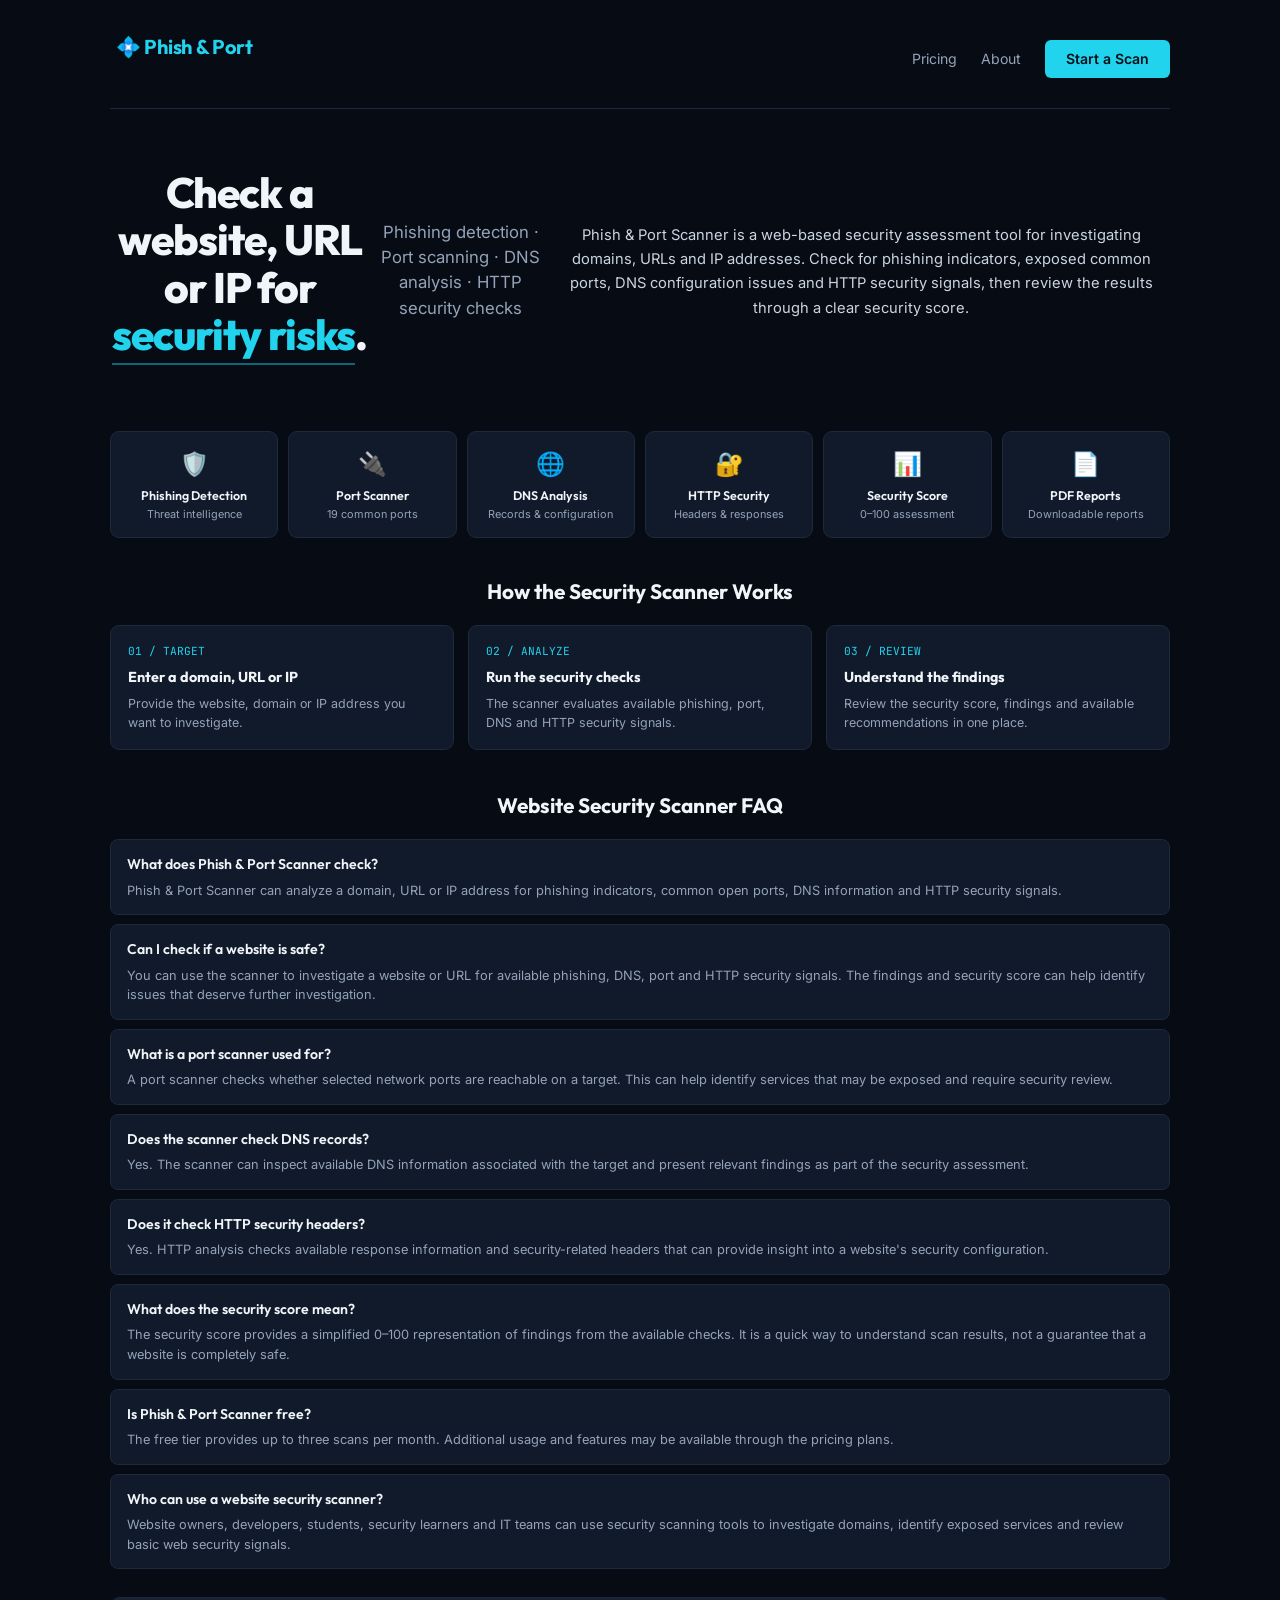
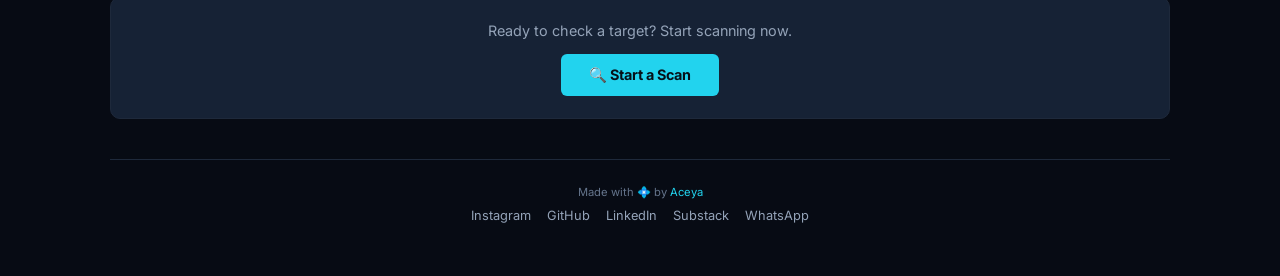
<file: frontend/index.html>
<!DOCTYPE html>
<html lang="en">
<head>
    <meta charset="UTF-8" />
    <meta name="viewport" content="width=device-width, initial-scale=1.0" />
    <title>Phish & Port Scanner | Website, URL & IP Security Checker</title>
    <meta name="description" content="Check a website, URL, domain, or IP address for phishing indicators, exposed ports, DNS issues, and HTTP security risks. Get clear security findings and a security score." />
    <meta name="robots" content="index, follow, max-image-preview:large" />
    <meta name="author" content="Aceya" />
    <meta name="theme-color" content="#061018" />
    <link rel="canonical" href="https://phish-port-scanner.vercel.app/" />

    <meta property="og:type" content="website" />
    <meta property="og:title" content="Phish & Port Scanner | Website, URL & IP Security Checker" />
    <meta property="og:description" content="Scan websites, URLs, domains and IP addresses for phishing indicators, exposed ports, DNS issues and HTTP security risks." />
    <meta property="og:url" content="https://phish-port-scanner.vercel.app/" />
    <meta property="og:site_name" content="Phish & Port Scanner" />

    <meta name="twitter:card" content="summary" />
    <meta name="twitter:title" content="Phish & Port Scanner | Website Security Checker" />
    <meta name="twitter:description" content="Check domains, URLs and IP addresses for phishing indicators, open ports, DNS issues and HTTP security risks." />

    <link rel="icon" href="data:image/svg+xml,<svg xmlns='http://www.w3.org/2000/svg' viewBox='0 0 100 100'><text y='.9em' font-size='90'>💠</text></svg>" />
    <link rel="stylesheet" href="style.css" />

    <link rel="preconnect" href="https://fonts.googleapis.com" />
    <link rel="preconnect" href="https://fonts.gstatic.com" crossorigin />
    <link href="https://fonts.googleapis.com/css2?family=Inter:wght@400;500;600;700&family=Outfit:wght@400;500;600;700;800&family=JetBrains+Mono:wght@400;500&display=swap" rel="stylesheet" />

    <script type="application/ld+json">
    {
        "@context": "https://schema.org",
        "@type": "WebSite",
        "@id": "https://phish-port-scanner.vercel.app/#website",
        "name": "Phish & Port Scanner",
        "alternateName": "Phish & Port",
        "url": "https://phish-port-scanner.vercel.app/"
    }
    </script>

    <script type="application/ld+json">
    {
        "@context": "https://schema.org",
        "@type": "WebPage",
        "@id": "https://phish-port-scanner.vercel.app/#webpage",
        "url": "https://phish-port-scanner.vercel.app/",
        "name": "Phish & Port Scanner | Website, URL & IP Security Checker",
        "description": "Check websites, URLs, domains and IP addresses for phishing indicators, exposed ports, DNS issues and HTTP security risks.",
        "isPartOf": {
            "@id": "https://phish-port-scanner.vercel.app/#website"
        },
        "about": {
            "@type": "Thing",
            "name": "Website security assessment"
        }
    }
    </script>

    <script type="application/ld+json">
    {
        "@context": "https://schema.org",
        "@type": "Organization",
        "@id": "https://phish-port-scanner.vercel.app/#organization",
        "name": "Aceya",
        "url": "https://phish-port-scanner.vercel.app/"
    }
    </script>

    <style>
        .landing {
            max-width: 1100px;
            margin: 0 auto;
            padding: 30px 20px 40px;
        }

        .landing > * {
            opacity: 0;
            animation: landingFadeUp 0.6s ease forwards;
        }
        .landing-nav { animation-delay: 0.05s; }
        .landing-hero { animation-delay: 0.12s; }
        .landing-features { animation-delay: 0.2s; }
        .landing-how { animation-delay: 0.28s; }
        .landing-faq { animation-delay: 0.34s; }
        .landing-footer { animation-delay: 0.46s; }

        @keyframes landingFadeUp {
            from {
                opacity: 0;
                transform: translateY(14px);
            }
            to {
                opacity: 1;
                transform: translateY(0);
            }
        }

        /* NAV */
        .landing-nav {
            display: flex;
            justify-content: space-between;
            align-items: center;
            padding-bottom: 20px;
            border-bottom: 1px solid var(--border);
            margin-bottom: 46px;
        }
        .landing-nav .logo {
            font-family: "Outfit", sans-serif;
            font-size: 1.25rem;
            font-weight: 700;
            color: var(--cyan);
            transition: transform 0.2s ease;
        }
        .landing-nav .logo:hover {
            transform: translateY(-1px);
        }
        .landing-nav .nav-links {
            display: flex;
            gap: 24px;
            align-items: center;
        }
        .landing-nav .nav-links a {
            color: var(--muted);
            font-size: 0.88rem;
            text-decoration: none;
            transition: color 0.2s ease, transform 0.2s ease;
        }
        .landing-nav .nav-links a:hover {
            color: var(--text);
            transform: translateY(-1px);
        }
        .landing-nav .nav-links .btn-nav {
            padding: 8px 21px;
            background: var(--cyan);
            color: #061018;
            border-radius: 6px;
            font-weight: 600;
        }
        .landing-nav .nav-links .btn-nav:hover {
            background: #67E8F9;
            color: #061018;
            transform: translateY(-2px);
        }

        /* HERO — NO LINK */
        .landing-hero {
            text-align: center;
            padding: 14px 0 28px;
        }
        .landing-hero h1 {
            font-family: "Outfit", sans-serif;
            font-size: clamp(2rem, 4vw, 2.65rem);
            font-weight: 800;
            color: var(--text);
            line-height: 1.12;
            letter-spacing: -0.025em;
            margin: 0;
        }
        .landing-hero h1 span {
            color: var(--cyan);
            position: relative;
        }
        .landing-hero h1 span::after {
            content: "";
            position: absolute;
            left: 0;
            right: 0;
            bottom: -4px;
            height: 2px;
            background: var(--cyan);
            opacity: 0.45;
            transform: scaleX(0);
            animation: scanUnderline 1s ease 0.7s forwards;
        }
        @keyframes scanUnderline {
            to { transform: scaleX(1); }
        }
        .landing-hero .tagline {
            font-size: 1.05rem;
            color: var(--muted);
            max-width: 680px;
            margin: 13px auto 0;
            line-height: 1.5;
        }
        .landing-hero .description {
            font-size: 0.92rem;
            color: var(--text-soft);
            max-width: 700px;
            margin: 15px auto 0;
            line-height: 1.65;
        }

        /* FEATURES */
        .landing-features {
            display: grid;
            grid-template-columns: repeat(6, minmax(0, 1fr));
            gap: 10px;
            margin: 44px 0 32px;
        }
        .landing-features .feature {
            min-width: 0;
            background: var(--surface);
            border: 1px solid var(--border);
            border-radius: 9px;
            padding: 15px 8px;
            text-align: center;
            transition: transform 0.25s ease, border-color 0.25s ease, background 0.25s ease;
        }
        .landing-features .feature:hover {
            transform: translateY(-4px);
            border-color: rgba(103, 232, 249, 0.35);
            background: var(--surface-2);
        }
        .landing-features .feature .icon {
            font-size: 1.45rem;
            margin-bottom: 6px;
            transition: transform 0.25s ease;
        }
        .landing-features .feature:hover .icon {
            transform: scale(1.08);
        }
        .landing-features .feature h2 {
            font-family: "Outfit", sans-serif;
            font-size: 0.78rem;
            font-weight: 600;
            color: var(--text);
            margin: 0;
            line-height: 1.25;
        }
        .landing-features .feature p {
            font-size: 0.68rem;
            color: var(--muted);
            margin: 4px 0 0;
            line-height: 1.35;
        }

        /* HOW IT WORKS */
        .landing-how {
            margin: 38px 0;
        }
        .landing-how h2 {
            font-family: "Outfit", sans-serif;
            font-size: 1.3rem;
            text-align: center;
            margin: 0 0 18px;
        }
        .how-grid {
            display: grid;
            grid-template-columns: repeat(3, 1fr);
            gap: 14px;
        }
        .how-card {
            background: var(--surface);
            border: 1px solid var(--border);
            border-radius: 9px;
            padding: 17px;
            transition: transform 0.2s ease, border-color 0.2s ease;
        }
        .how-card:hover {
            transform: translateY(-4px);
            border-color: rgba(103, 232, 249, 0.3);
        }
        .how-number {
            font-family: "JetBrains Mono", monospace;
            font-size: 0.7rem;
            color: var(--cyan);
            margin-bottom: 7px;
        }
        .how-card h3 {
            font-family: "Outfit", sans-serif;
            font-size: 0.9rem;
            margin: 0 0 5px;
        }
        .how-card p {
            font-size: 0.78rem;
            line-height: 1.55;
            color: var(--muted);
            margin: 0;
        }

        /* FAQ */
        .landing-faq {
            margin: 40px 0;
        }
        .landing-faq h2 {
            font-family: "Outfit", sans-serif;
            font-size: 1.3rem;
            text-align: center;
            margin: 0 0 18px;
        }
        .faq-grid {
            display: grid;
            gap: 9px;
        }
        .faq-item {
            background: var(--surface);
            border: 1px solid var(--border);
            border-radius: 8px;
            padding: 14px 16px;
            transition: border-color 0.2s ease;
        }
        .faq-item:hover {
            border-color: rgba(103, 232, 249, 0.3);
        }
        .faq-item h3 {
            font-family: "Outfit", sans-serif;
            font-size: 0.88rem;
            font-weight: 600;
            color: var(--text);
            margin: 0 0 5px;
        }
        .faq-item p {
            font-size: 0.8rem;
            line-height: 1.55;
            color: var(--muted);
            margin: 0;
        }

        /* EXTRA CTA — AT THE END OF FAQ */
        .faq-cta {
            text-align: center;
            margin-top: 28px;
            padding: 22px;
            background: var(--surface-2);
            border: 1px solid var(--border);
            border-radius: 10px;
        }
        .faq-cta p {
            color: var(--muted);
            font-size: 0.9rem;
            margin: 0 0 12px;
        }
        .faq-cta .btn-cta {
            padding: 10px 28px;
            background: var(--cyan);
            color: #061018;
            border: none;
            border-radius: 6px;
            font-weight: 700;
            font-size: 0.9rem;
            text-decoration: none;
            display: inline-block;
            transition: transform 0.2s ease, background 0.2s ease;
        }
        .faq-cta .btn-cta:hover {
            background: #67E8F9;
            transform: translateY(-2px);
        }

        /* FOOTER */
        .landing-footer {
            text-align: center;
            padding: 24px 0 10px;
            border-top: 1px solid var(--border);
            margin-top: 30px;
        }
        .landing-footer .links {
            display: flex;
            justify-content: center;
            gap: 16px;
            flex-wrap: wrap;
            margin-top: 6px;
        }
        .landing-footer .links a {
            color: var(--muted);
            font-size: 0.8rem;
            text-decoration: none;
            transition: color 0.2s ease, transform 0.2s ease;
        }
        .landing-footer .links a:hover {
            color: var(--cyan);
            transform: translateY(-1px);
        }

        @media (prefers-reduced-motion: reduce) {
            .landing > * {
                opacity: 1;
                animation: none;
            }
            .landing-hero h1 span::after {
                animation: none;
                transform: scaleX(1);
            }
            .landing-features .feature,
            .how-card,
            .faq-item,
            .faq-cta .btn-cta {
                transition: none;
            }
        }

        @media (max-width: 900px) {
            .landing-features {
                grid-template-columns: repeat(3, 1fr);
            }
        }

        @media (max-width: 700px) {
            .how-grid {
                grid-template-columns: 1fr;
            }
        }

        @media (max-width: 600px) {
            .landing {
                padding: 22px 16px 30px;
            }
            .landing-nav {
                flex-direction: column;
                gap: 12px;
                margin-bottom: 36px;
            }
            .landing-nav .nav-links {
                flex-wrap: wrap;
                justify-content: center;
                gap: 10px 14px;
            }
            .landing-nav .nav-links a {
                font-size: 0.82rem;
            }
            .landing-hero h1 {
                font-size: 2rem;
            }
            .landing-hero .tagline {
                font-size: 0.95rem;
            }
            .landing-hero .description {
                font-size: 0.85rem;
            }
            .landing-features {
                grid-template-columns: repeat(2, 1fr);
                gap: 10px;
            }
            .landing-features .feature {
                padding: 15px 10px;
            }
            .landing-features .feature h2 {
                font-size: 0.8rem;
            }
            .landing-features .feature p {
                font-size: 0.7rem;
            }
        }
    </style>
</head>

<body>

<main class="landing">

    <!-- NAV -->
    <nav class="landing-nav" aria-label="Main navigation">
        <div class="logo">💠 Phish &amp; Port</div>
        <div class="nav-links">
            <a href="pricing.html">Pricing</a>
            <a href="developer.html">About</a>
            <a href="newscan.html" class="btn-nav">Start a Scan</a>
        </div>
    </nav>

    <!-- HERO — NO LINK -->
    <header class="landing-hero">
        <h1>
            Check a website, URL or IP for
            <span>security risks</span>.
        </h1>
        <p class="tagline">
            Phishing detection · Port scanning · DNS analysis · HTTP security checks
        </p>
        <p class="description">
            Phish &amp; Port Scanner is a web-based security assessment tool
            for investigating domains, URLs and IP addresses. Check for
            phishing indicators, exposed common ports, DNS configuration
            issues and HTTP security signals, then review the results
            through a clear security score.
        </p>
    </header>

    <!-- FEATURES -->
    <section class="landing-features" aria-labelledby="features-title">
        <h2 id="features-title" style="position:absolute;width:1px;height:1px;padding:0;margin:-1px;overflow:hidden;clip:rect(0,0,0,0);white-space:nowrap;border:0;">
            Security Scanning Features
        </h2>
        <article class="feature">
            <div class="icon" aria-hidden="true">🛡️</div>
            <h2>Phishing Detection</h2>
            <p>Threat intelligence</p>
        </article>
        <article class="feature">
            <div class="icon" aria-hidden="true">🔌</div>
            <h2>Port Scanner</h2>
            <p>19 common ports</p>
        </article>
        <article class="feature">
            <div class="icon" aria-hidden="true">🌐</div>
            <h2>DNS Analysis</h2>
            <p>Records &amp; configuration</p>
        </article>
        <article class="feature">
            <div class="icon" aria-hidden="true">🔐</div>
            <h2>HTTP Security</h2>
            <p>Headers &amp; responses</p>
        </article>
        <article class="feature">
            <div class="icon" aria-hidden="true">📊</div>
            <h2>Security Score</h2>
            <p>0–100 assessment</p>
        </article>
        <article class="feature">
            <div class="icon" aria-hidden="true">📄</div>
            <h2>PDF Reports</h2>
            <p>Downloadable reports</p>
        </article>
    </section>

    <!-- HOW IT WORKS -->
    <section class="landing-how" aria-labelledby="how-title">
        <h2 id="how-title">How the Security Scanner Works</h2>
        <div class="how-grid">
            <article class="how-card">
                <div class="how-number">01 / TARGET</div>
                <h3>Enter a domain, URL or IP</h3>
                <p>Provide the website, domain or IP address you want to investigate.</p>
            </article>
            <article class="how-card">
                <div class="how-number">02 / ANALYZE</div>
                <h3>Run the security checks</h3>
                <p>The scanner evaluates available phishing, port, DNS and HTTP security signals.</p>
            </article>
            <article class="how-card">
                <div class="how-number">03 / REVIEW</div>
                <h3>Understand the findings</h3>
                <p>Review the security score, findings and available recommendations in one place.</p>
            </article>
        </div>
    </section>

    <!-- FAQ + EXTRA CTA AT THE END -->
    <section class="landing-faq" aria-labelledby="faq-title">
        <h2 id="faq-title">Website Security Scanner FAQ</h2>
        <div class="faq-grid">
            <article class="faq-item">
                <h3>What does Phish &amp; Port Scanner check?</h3>
                <p>Phish &amp; Port Scanner can analyze a domain, URL or IP address for phishing indicators, common open ports, DNS information and HTTP security signals.</p>
            </article>
            <article class="faq-item">
                <h3>Can I check if a website is safe?</h3>
                <p>You can use the scanner to investigate a website or URL for available phishing, DNS, port and HTTP security signals. The findings and security score can help identify issues that deserve further investigation.</p>
            </article>
            <article class="faq-item">
                <h3>What is a port scanner used for?</h3>
                <p>A port scanner checks whether selected network ports are reachable on a target. This can help identify services that may be exposed and require security review.</p>
            </article>
            <article class="faq-item">
                <h3>Does the scanner check DNS records?</h3>
                <p>Yes. The scanner can inspect available DNS information associated with the target and present relevant findings as part of the security assessment.</p>
            </article>
            <article class="faq-item">
                <h3>Does it check HTTP security headers?</h3>
                <p>Yes. HTTP analysis checks available response information and security-related headers that can provide insight into a website's security configuration.</p>
            </article>
            <article class="faq-item">
                <h3>What does the security score mean?</h3>
                <p>The security score provides a simplified 0–100 representation of findings from the available checks. It is a quick way to understand scan results, not a guarantee that a website is completely safe.</p>
            </article>
            <article class="faq-item">
                <h3>Is Phish &amp; Port Scanner free?</h3>
                <p>The free tier provides up to three scans per month. Additional usage and features may be available through the pricing plans.</p>
            </article>
            <article class="faq-item">
                <h3>Who can use a website security scanner?</h3>
                <p>Website owners, developers, students, security learners and IT teams can use security scanning tools to investigate domains, identify exposed services and review basic web security signals.</p>
            </article>
        </div>

        <!-- EXTRA CTA AT THE END OF FAQ -->
        <div class="faq-cta">
            <p>Ready to check a target? Start scanning now.</p>
            <a href="newscan.html" class="btn-cta">🔍 Start a Scan</a>
        </div>
    </section>

    <!-- FOOTER -->
    <footer class="landing-footer">
        <p style="font-size:0.7rem;color:var(--faint);">
            Made with 💠 by
            <a href="developer.html" style="color:var(--cyan);text-decoration:none;">Aceya</a>
        </p>
        <div class="links">
            <a href="https://www.instagram.com/aceyathedeveloper/" target="_blank" rel="noopener noreferrer">Instagram</a>
            <a href="https://github.com/aceyatech-ui" target="_blank" rel="noopener noreferrer">GitHub</a>
            <a href="https://www.linkedin.com/in/chisom-okafor-5859b93a8" target="_blank" rel="noopener noreferrer">LinkedIn</a>
            <a href="https://aceyaai.substack.com" target="_blank" rel="noopener noreferrer">Substack</a>
            <a href="https://wa.me/2349057533854" target="_blank" rel="noopener noreferrer">WhatsApp</a>
        </div>
    </footer>

</main>

</body>
</html>
</file>
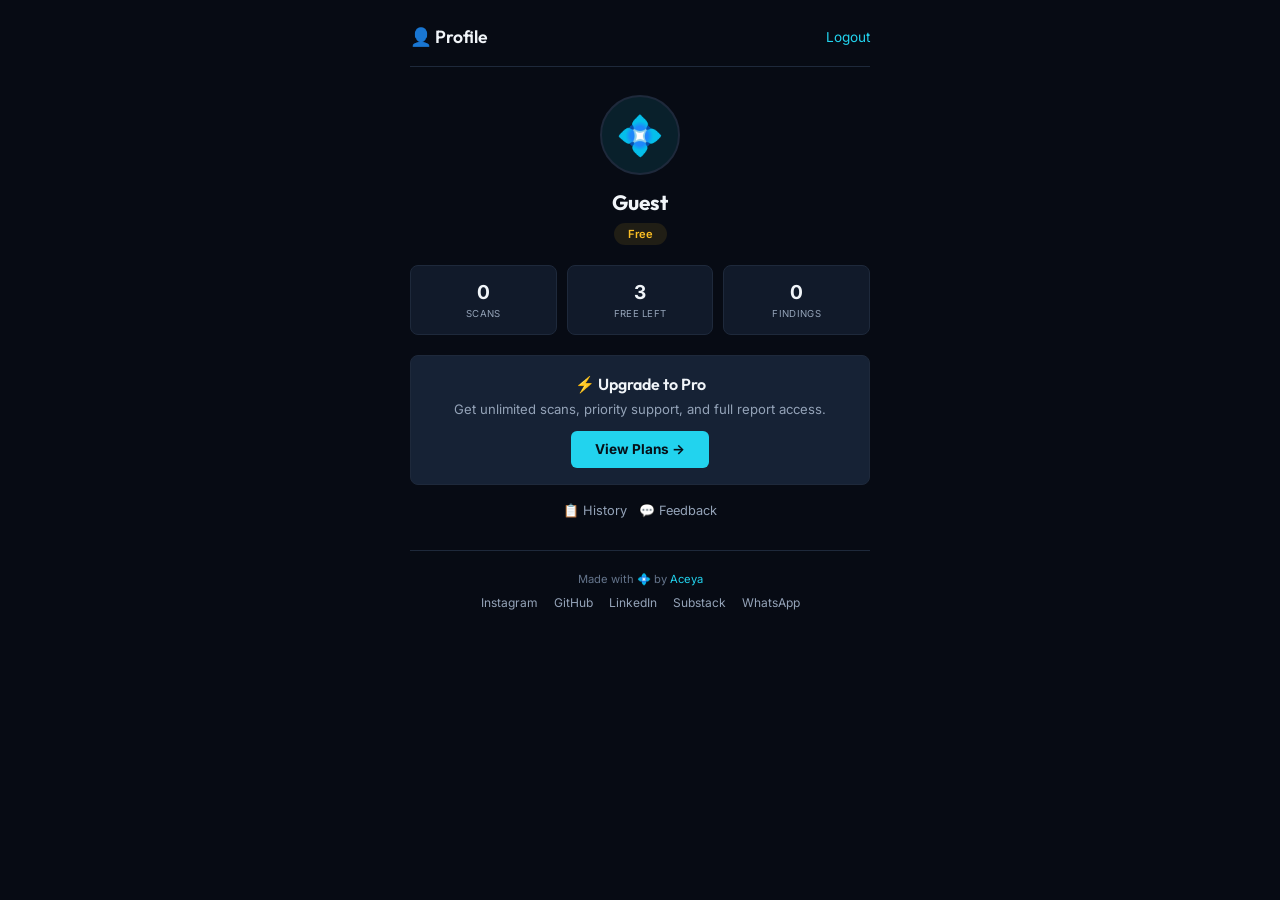
<file: frontend/dashboard.html>
<!DOCTYPE html>
<html lang="en">
<head>
    <meta charset="UTF-8" />
    <meta name="viewport" content="width=device-width, initial-scale=1.0" />
    <title>Profile · Phish & Port</title>
    <link rel="icon" href="data:image/svg+xml,<svg xmlns='http://www.w3.org/2000/svg' viewBox='0 0 100 100'><text y='.9em' font-size='90'>💠</text></svg>" />
    <link rel="stylesheet" href="style.css" />
    <link rel="preconnect" href="https://fonts.googleapis.com" />
    <link href="https://fonts.googleapis.com/css2?family=Inter:wght@400;500;600;700&family=Outfit:wght@400;500;600;700;800&family=JetBrains+Mono:wght@400;500&display=swap" rel="stylesheet" />
    <style>
        .page {
            max-width: 500px;
            margin: 0 auto;
            padding: 24px 20px 40px;
        }
        .page-header {
            display: flex;
            justify-content: space-between;
            align-items: center;
            padding-bottom: 16px;
            border-bottom: 1px solid var(--border);
            margin-bottom: 28px;
        }
        .page-header h1 {
            font-family: "Outfit", sans-serif;
            font-size: 1.1rem;
            font-weight: 600;
            color: var(--text);
        }
        .page-header .user {
            color: var(--muted);
            font-size: 0.85rem;
        }
        .page-header .user a {
            color: var(--cyan);
            text-decoration: none;
        }
        .page-header .user a:hover {
            text-decoration: underline;
        }

        .profile-avatar {
            width: 80px;
            height: 80px;
            border-radius: 50%;
            background: rgba(34, 211, 238, 0.1);
            border: 2px solid var(--border);
            display: flex;
            align-items: center;
            justify-content: center;
            font-size: 2.4rem;
            margin: 0 auto 12px;
        }
        .profile-name {
            font-family: "Outfit", sans-serif;
            font-size: 1.3rem;
            font-weight: 700;
            text-align: center;
        }
        .profile-status {
            display: inline-block;
            padding: 3px 14px;
            border-radius: 20px;
            font-size: 0.7rem;
            font-weight: 600;
            text-align: center;
            margin: 4px auto 0;
        }
        .profile-status.free {
            background: rgba(251, 191, 36, 0.1);
            color: var(--amber);
        }
        .profile-status.pro {
            background: rgba(52, 211, 153, 0.1);
            color: var(--green);
        }

        .profile-stats {
            display: grid;
            grid-template-columns: 1fr 1fr 1fr;
            gap: 10px;
            margin-top: 20px;
        }
        .profile-stats .stat {
            background: var(--surface);
            border: 1px solid var(--border);
            border-radius: 8px;
            padding: 12px;
            text-align: center;
        }
        .profile-stats .stat .num {
            font-size: 1.2rem;
            font-weight: 700;
        }
        .profile-stats .stat .label {
            font-size: 0.6rem;
            color: var(--muted);
            text-transform: uppercase;
            letter-spacing: 0.3px;
        }

        .profile-upgrade {
            margin-top: 20px;
            padding: 16px;
            background: var(--surface-2);
            border: 1px solid var(--border);
            border-radius: 8px;
            text-align: center;
        }
        .profile-upgrade h3 {
            font-family: "Outfit", sans-serif;
            font-size: 1rem;
            font-weight: 600;
        }
        .profile-upgrade p {
            color: var(--muted);
            font-size: 0.82rem;
            margin: 4px 0 12px;
        }
        .profile-upgrade .btn {
            padding: 8px 24px;
            background: var(--cyan);
            color: #061018;
            border: none;
            border-radius: 6px;
            font-weight: 700;
            font-size: 0.85rem;
            text-decoration: none;
            display: inline-block;
        }
        .profile-upgrade .btn:hover {
            background: #67E8F9;
        }

        .profile-actions {
            display: flex;
            gap: 12px;
            justify-content: center;
            margin-top: 16px;
        }
        .profile-actions a {
            color: var(--muted);
            font-size: 0.8rem;
            text-decoration: none;
        }
        .profile-actions a:hover {
            color: var(--cyan);
        }

        .footer-mini {
            text-align: center;
            padding: 20px 0 10px;
            border-top: 1px solid var(--border);
            margin-top: 30px;
        }
        .footer-mini .links {
            display: flex;
            justify-content: center;
            gap: 16px;
            flex-wrap: wrap;
            margin-top: 6px;
        }
        .footer-mini .links a {
            color: var(--muted);
            font-size: 0.75rem;
            text-decoration: none;
        }
        .footer-mini .links a:hover {
            color: var(--cyan);
        }

        @media (max-width: 600px) {
            .page {
                padding: 16px 14px 30px;
            }
            .profile-stats {
                grid-template-columns: 1fr 1fr 1fr;
                gap: 6px;
            }
        }
    </style>
</head>
<body>

<div class="page">

    <!-- Header -->
    <header class="page-header">
        <h1>👤 Profile</h1>
        <div class="user">
            <span id="username-display"></span>
            <a href="logout.html">Logout</a>
        </div>
    </header>

    <div class="profile-avatar">💠</div>
    <div class="profile-name" id="profile-name">Guest</div>
    <div class="profile-status free" id="profile-status" style="display:block;width:fit-content;">Free</div>

    <div class="profile-stats">
        <div class="stat">
            <div class="num" id="stat-scans">0</div>
            <div class="label">Scans</div>
        </div>
        <div class="stat">
            <div class="num" id="stat-free">3</div>
            <div class="label">Free Left</div>
        </div>
        <div class="stat">
            <div class="num" id="stat-findings">0</div>
            <div class="label">Findings</div>
        </div>
    </div>

    <div class="profile-upgrade" id="upgrade-section">
        <h3>⚡ Upgrade to Pro</h3>
        <p>Get unlimited scans, priority support, and full report access.</p>
        <a href="pricing.html" class="btn">View Plans →</a>
    </div>

    <div class="profile-actions">
        <a href="history.html">📋 History</a>
        <a href="feedback.html">💬 Feedback</a>
    </div>

    <!-- Footer -->
    <footer class="footer-mini">
        <p style="font-size:0.7rem;color:var(--faint);">Made with 💠 by <a href="developer.html" style="color:var(--cyan);text-decoration:none;">Aceya</a></p>
        <div class="links">
            <a href="https://www.instagram.com/aceyathedeveloper/" target="_blank">Instagram</a>
            <a href="https://github.com/aceyatech-ui" target="_blank">GitHub</a>
            <a href="https://www.linkedin.com/in/chisom-okafor-5859b93a8" target="_blank">LinkedIn</a>
            <a href="https://aceyaai.substack.com" target="_blank">Substack</a>
            <a href="https://wa.me/2349057533854" target="_blank">WhatsApp</a>
        </div>
    </footer>

</div>

<script src="app.js"></script>
</body>
</html>
</file>
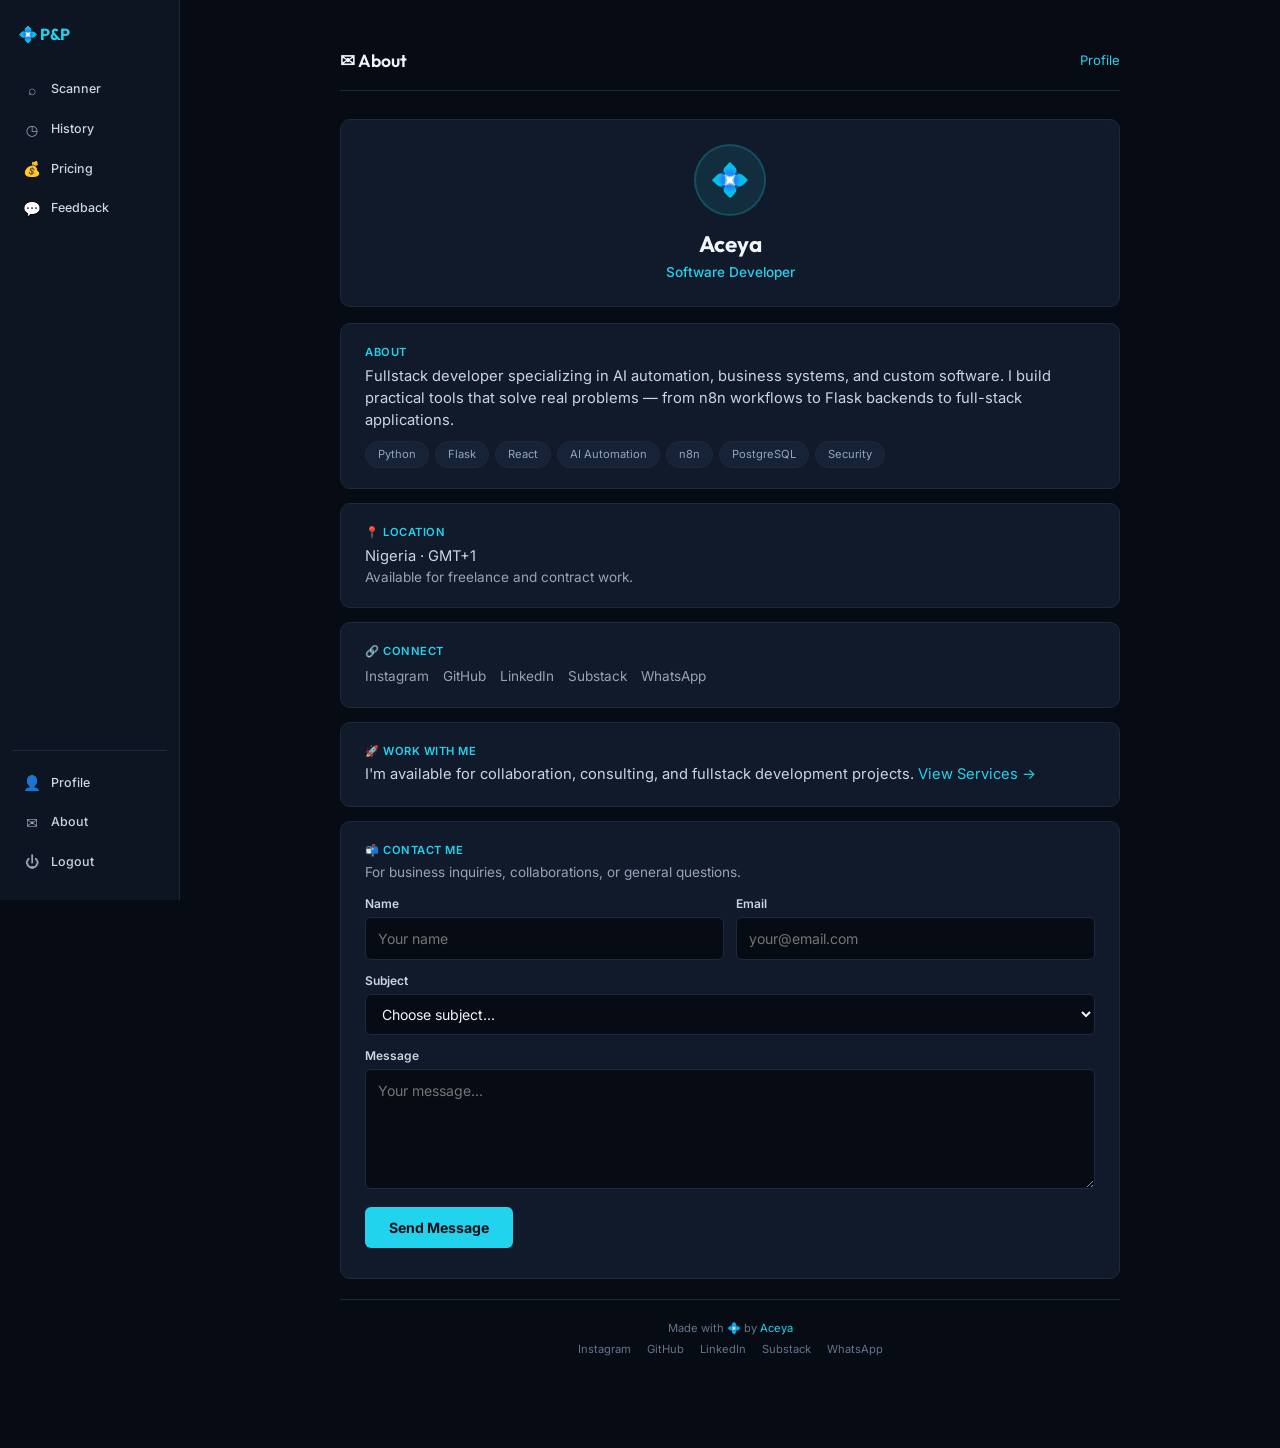
<file: frontend/developer.html>
<!DOCTYPE html>
<html lang="en">
<head>
    <meta charset="UTF-8" />
    <meta name="viewport" content="width=device-width, initial-scale=1.0" />
    <title>About · Phish & Port</title>
    <link rel="icon" href="data:image/svg+xml,<svg xmlns='http://www.w3.org/2000/svg' viewBox='0 0 100 100'><text y='.9em' font-size='90'>💠</text></svg>" />
    <link rel="stylesheet" href="style.css" />
    <link rel="preconnect" href="https://fonts.googleapis.com" />
    <link href="https://fonts.googleapis.com/css2?family=Inter:wght@400;500;600;700&family=Outfit:wght@400;500;600;700;800&family=JetBrains+Mono:wght@400;500&display=swap" rel="stylesheet" />
    <style>
        .page {
            max-width: 820px;
            margin: 0 auto;
            padding: 24px 20px 40px;
        }
        .page-header {
            display: flex;
            justify-content: space-between;
            align-items: center;
            padding-bottom: 16px;
            border-bottom: 1px solid var(--border);
            margin-bottom: 28px;
        }
        .page-header h1 {
            font-family: "Outfit", sans-serif;
            font-size: 1.1rem;
            font-weight: 600;
            color: var(--text);
            margin: 0;
        }
        .page-header .user {
            color: var(--muted);
            font-size: 0.82rem;
        }
        .page-header .user a {
            color: var(--cyan);
            text-decoration: none;
        }
        .page-header .user a:hover {
            text-decoration: underline;
        }

        .profile-card {
            background: var(--surface);
            border: 1px solid var(--border);
            border-radius: 10px;
            padding: 24px;
            text-align: center;
            margin-bottom: 16px;
        }
        .profile-card .avatar {
            width: 72px;
            height: 72px;
            border-radius: 50%;
            background: rgba(34, 211, 238, 0.1);
            border: 2px solid rgba(34, 211, 238, 0.2);
            display: flex;
            align-items: center;
            justify-content: center;
            font-size: 2rem;
            margin: 0 auto 12px;
        }
        .profile-card .name {
            font-family: "Outfit", sans-serif;
            font-size: 1.4rem;
            font-weight: 700;
        }
        .profile-card .role {
            color: var(--cyan);
            font-size: 0.85rem;
            font-weight: 500;
        }

        .section {
            background: var(--surface);
            border: 1px solid var(--border);
            border-radius: 10px;
            padding: 20px 24px;
            margin-bottom: 14px;
        }
        .section h2 {
            font-size: 0.7rem;
            font-weight: 600;
            color: var(--cyan);
            text-transform: uppercase;
            letter-spacing: 0.5px;
            margin: 0 0 4px;
        }
        .section p {
            color: var(--text-soft);
            font-size: 0.92rem;
            margin: 0;
        }
        .section .muted {
            color: var(--muted);
            font-size: 0.85rem;
        }

        .tags {
            display: flex;
            flex-wrap: wrap;
            gap: 6px;
            margin-top: 10px;
        }
        .tag {
            background: var(--surface-2);
            border: 1px solid var(--border);
            padding: 4px 12px;
            border-radius: 20px;
            font-size: 0.7rem;
            color: var(--muted);
        }

        .links {
            display: flex;
            flex-wrap: wrap;
            gap: 14px;
            margin-top: 6px;
        }
        .links a {
            font-size: 0.85rem;
            color: var(--muted);
            text-decoration: none;
            transition: 0.2s;
        }
        .links a:hover {
            color: var(--cyan);
            text-decoration: none;
        }

        /* Contact form */
        .contact-form input,
        .contact-form select,
        .contact-form textarea {
            width: 100%;
            padding: 10px 12px;
            background: var(--bg);
            border: 1px solid var(--border);
            border-radius: 6px;
            color: var(--text);
            font-size: 0.88rem;
            font-family: "Inter", system-ui, sans-serif;
        }
        .contact-form input:focus,
        .contact-form select:focus,
        .contact-form textarea:focus {
            outline: none;
            border-color: var(--cyan);
            box-shadow: 0 0 0 2px rgba(34, 211, 238, 0.08);
        }
        .contact-form textarea {
            resize: vertical;
            min-height: 120px;
        }
        .contact-form .form-group {
            margin-bottom: 12px;
        }
        .contact-form .form-group label {
            display: block;
            font-size: 0.75rem;
            font-weight: 600;
            color: var(--text-soft);
            margin-bottom: 4px;
        }
        .contact-form .btn {
            padding: 10px 24px;
            background: var(--cyan);
            color: #061018;
            border: none;
            border-radius: 6px;
            font-weight: 700;
            font-size: 0.88rem;
            cursor: pointer;
            transition: 0.2s;
        }
        .contact-form .btn:hover {
            background: #67E8F9;
        }
        .contact-form .btn:disabled {
            opacity: 0.4;
            cursor: not-allowed;
        }
        .contact-form .result {
            margin-top: 10px;
            font-size: 0.85rem;
        }
        .contact-form .result.success {
            color: var(--green);
        }
        .contact-form .result.error {
            color: var(--red);
        }
        .form-row {
            display: grid;
            grid-template-columns: 1fr 1fr;
            gap: 12px;
        }

        .page-footer {
            text-align: center;
            padding: 20px 0 10px;
            border-top: 1px solid var(--border);
            margin-top: 20px;
        }
        .page-footer .links {
            display: flex;
            justify-content: center;
            gap: 16px;
            flex-wrap: wrap;
            margin-top: 4px;
        }
        .page-footer .links a {
            color: var(--faint);
            font-size: 0.7rem;
            text-decoration: none;
            transition: color 0.2s;
        }
        .page-footer .links a:hover {
            color: var(--cyan);
        }
        .page-footer p {
            font-size: 0.7rem;
            color: var(--faint);
            margin: 0 0 4px;
        }
        .page-footer p a {
            color: var(--cyan);
            text-decoration: none;
        }

        @media (max-width: 600px) {
            .page {
                padding: 16px 14px 30px;
            }
            .profile-card {
                padding: 18px 16px;
            }
            .section {
                padding: 16px 18px;
            }
            .form-row {
                grid-template-columns: 1fr;
            }
        }
    </style>
</head>
<body>

    <!-- Sidebar -->
    <aside class="sidebar" id="sidebar">
        <div class="logo">💠 P&amp;P</div>
        <nav>
            <a href="newscan.html"><span>⌕</span> Scanner</a>
            <a href="history.html"><span>◷</span> History</a>
            <a href="pricing.html"><span>💰</span> Pricing</a>
            <a href="feedback.html"><span>💬</span> Feedback</a>
        </nav>
        <div class="sidebar-footer">
            <a href="dashboard.html"><span>👤</span> Profile</a>
            <a href="developer.html" class="active"><span>✉</span> About</a>
            <a href="logout.html"><span>⏻</span> Logout</a>
        </div>
    </aside>

    <!-- Main -->
    <main class="main-content">

        <div class="page">

            <!-- Header -->
            <header class="page-header">
                <h1>✉ About</h1>
                <div class="user">
                    <span id="username-display"></span>
                    <a href="dashboard.html">Profile</a>
                </div>
            </header>

            <!-- Profile -->
            <div class="profile-card">
                <div class="avatar">💠</div>
                <div class="name">Aceya</div>
                <div class="role">Software Developer</div>
            </div>

            <!-- About -->
            <div class="section">
                <h2>About</h2>
                <p>
                    Fullstack developer specializing in AI automation, business systems, and custom software.
                    I build practical tools that solve real problems — from n8n workflows to Flask backends to full-stack applications.
                </p>
                <div class="tags">
                    <span class="tag">Python</span>
                    <span class="tag">Flask</span>
                    <span class="tag">React</span>
                    <span class="tag">AI Automation</span>
                    <span class="tag">n8n</span>
                    <span class="tag">PostgreSQL</span>
                    <span class="tag">Security</span>
                </div>
            </div>

            <!-- Location -->
            <div class="section">
                <h2>📍 Location</h2>
                <p>Nigeria · GMT+1</p>
                <p class="muted">Available for freelance and contract work.</p>
            </div>

            <!-- Connect -->
            <div class="section">
                <h2>🔗 Connect</h2>
                <div class="links">
                    <a href="https://www.instagram.com/aceyathedeveloper/" target="_blank">Instagram</a>
                    <a href="https://github.com/aceyatech-ui" target="_blank">GitHub</a>
                    <a href="https://www.linkedin.com/in/chisom-okafor-5859b93a8" target="_blank">LinkedIn</a>
                    <a href="https://aceyaai.substack.com" target="_blank">Substack</a>
                    <a href="https://wa.me/2349057533854" target="_blank">WhatsApp</a>
                </div>
            </div>

            <!-- Services -->
            <div class="section">
                <h2>🚀 Work With Me</h2>
                <p>
                    I'm available for collaboration, consulting, and fullstack development projects.
                    <a href="https://aceya-service-page.vercel.app" target="_blank" style="color:var(--cyan);">View Services →</a>
                </p>
            </div>

            <!-- Contact Form -->
            <div class="section">
                <h2>📬 Contact Me</h2>
                <p style="font-size:0.85rem;color:var(--muted);margin-bottom:12px;">
                    For business inquiries, collaborations, or general questions.
                </p>
                <form class="contact-form" id="contactForm">
                    <div class="form-row">
                        <div class="form-group">
                            <label for="devName">Name</label>
                            <input type="text" id="devName" placeholder="Your name" required />
                        </div>
                        <div class="form-group">
                            <label for="devEmail">Email</label>
                            <input type="email" id="devEmail" placeholder="your@email.com" required />
                        </div>
                    </div>
                    <div class="form-group">
                        <label for="devSubject">Subject</label>
                        <select id="devSubject">
                            <option value="">Choose subject...</option>
                            <option value="Business Inquiry">💼 Business Inquiry</option>
                            <option value="Collaboration">🤝 Collaboration</option>
                            <option value="Partnership">🔗 Partnership</option>
                            <option value="Other">📬 Other</option>
                        </select>
                    </div>
                    <div class="form-group">
                        <label for="devMessage">Message</label>
                        <textarea id="devMessage" rows="4" placeholder="Your message..." required></textarea>
                    </div>
                    <button type="submit" class="btn">Send Message</button>
                    <div class="result" id="devFormResult"></div>
                </form>
            </div>

            <!-- Footer -->
            <footer class="page-footer">
                <p>Made with 💠 by <a href="developer.html">Aceya</a></p>
                <div class="links">
                    <a href="https://www.instagram.com/aceyathedeveloper/" target="_blank">Instagram</a>
                    <a href="https://github.com/aceyatech-ui" target="_blank">GitHub</a>
                    <a href="https://www.linkedin.com/in/chisom-okafor-5859b93a8" target="_blank">LinkedIn</a>
                    <a href="https://aceyaai.substack.com" target="_blank">Substack</a>
                    <a href="https://wa.me/2349057533854" target="_blank">WhatsApp</a>
                </div>
            </footer>

        </div>

    </main>

    <script>
        document.getElementById('contactForm')?.addEventListener('submit', async function(e) {
            e.preventDefault();
            const name = document.getElementById('devName').value.trim();
            const email = document.getElementById('devEmail').value.trim();
            const subject = document.getElementById('devSubject').value;
            const message = document.getElementById('devMessage').value.trim();
            const result = document.getElementById('devFormResult');
            const btn = this.querySelector('button[type="submit"]');

            if (!name || !email || !subject || !message) {
                result.textContent = 'Please fill in all fields.';
                result.className = 'result error';
                return;
            }

            btn.disabled = true;
            btn.textContent = 'Sending...';
            result.textContent = '';
            result.className = 'result';

            try {
                const res = await fetch('/api/contact', {
                    method: 'POST',
                    headers: { 'Content-Type': 'application/json' },
                    body: JSON.stringify({ name, email, subject, message })
                });
                const data = await res.json();
                if (res.ok) {
                    result.textContent = '✅ Message sent! I\'ll get back to you soon.';
                    result.className = 'result success';
                    this.reset();
                } else {
                    result.textContent = '❌ ' + (data.msg || 'Failed to send.');
                    result.className = 'result error';
                }
            } catch (err) {
                result.textContent = '❌ Network error. Please try again.';
                result.className = 'result error';
            }
            btn.disabled = false;
            btn.textContent = 'Send Message';
        });
    </script>

</body>
</html>
</file>
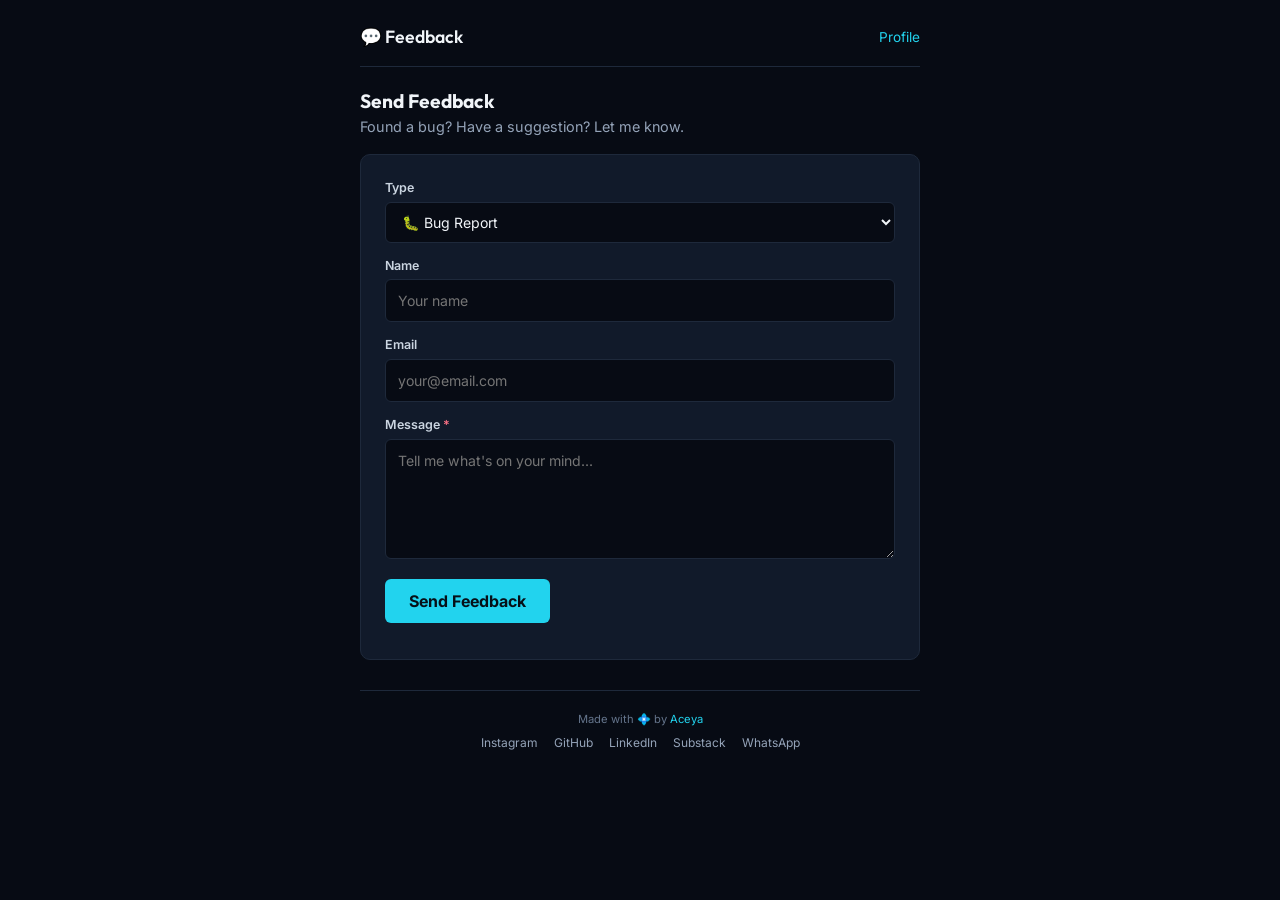
<file: frontend/feedback.html>
<!DOCTYPE html>
<html lang="en">
<head>
    <meta charset="UTF-8" />
    <meta name="viewport" content="width=device-width, initial-scale=1.0" />
    <title>Feedback · Phish & Port</title>
    <link rel="icon" href="data:image/svg+xml,<svg xmlns='http://www.w3.org/2000/svg' viewBox='0 0 100 100'><text y='.9em' font-size='90'>💠</text></svg>" />
    <link rel="stylesheet" href="style.css" />
    <link rel="preconnect" href="https://fonts.googleapis.com" />
    <link href="https://fonts.googleapis.com/css2?family=Inter:wght@400;500;600;700&family=Outfit:wght@400;500;600;700;800&family=JetBrains+Mono:wght@400;500&display=swap" rel="stylesheet" />
    <style>
        .page {
            max-width: 600px;
            margin: 0 auto;
            padding: 24px 20px 40px;
        }
        .page-header {
            display: flex;
            justify-content: space-between;
            align-items: center;
            padding-bottom: 16px;
            border-bottom: 1px solid var(--border);
            margin-bottom: 20px;
        }
        .page-header h1 {
            font-family: "Outfit", sans-serif;
            font-size: 1.1rem;
            font-weight: 600;
            color: var(--text);
        }
        .page-header .user {
            color: var(--muted);
            font-size: 0.85rem;
        }
        .page-header .user a {
            color: var(--cyan);
            text-decoration: none;
        }
        .page-header .user a:hover {
            text-decoration: underline;
        }

        .feedback-form {
            background: var(--surface);
            border: 1px solid var(--border);
            border-radius: 10px;
            padding: 24px;
        }
        .feedback-form .form-group {
            margin-bottom: 14px;
        }
        .feedback-form label {
            display: block;
            font-size: 0.78rem;
            font-weight: 600;
            color: var(--text-soft);
            margin-bottom: 4px;
        }
        .feedback-form input,
        .feedback-form select,
        .feedback-form textarea {
            width: 100%;
            padding: 10px 12px;
            background: var(--bg);
            border: 1px solid var(--border);
            border-radius: 6px;
            color: var(--text);
            font-size: 0.88rem;
            font-family: inherit;
        }
        .feedback-form input:focus,
        .feedback-form select:focus,
        .feedback-form textarea:focus {
            outline: none;
            border-color: var(--cyan);
            box-shadow: 0 0 0 2px rgba(34, 211, 238, 0.08);
        }
        .feedback-form textarea {
            min-height: 120px;
            resize: vertical;
        }
        .feedback-form button {
            padding: 10px 24px;
            background: var(--cyan);
            color: #061018;
            border: none;
            border-radius: 6px;
            font-weight: 700;
            cursor: pointer;
            transition: 0.2s;
        }
        .feedback-form button:hover {
            background: #67E8F9;
        }
        .feedback-form button:disabled {
            opacity: 0.4;
            cursor: not-allowed;
        }
        .feedback-form .result {
            margin-top: 12px;
            font-size: 0.85rem;
        }
        .feedback-form .result.success {
            color: var(--green);
        }
        .feedback-form .result.error {
            color: var(--red);
        }

        .footer-mini {
            text-align: center;
            padding: 20px 0 10px;
            border-top: 1px solid var(--border);
            margin-top: 30px;
        }
        .footer-mini .links {
            display: flex;
            justify-content: center;
            gap: 16px;
            flex-wrap: wrap;
            margin-top: 6px;
        }
        .footer-mini .links a {
            color: var(--muted);
            font-size: 0.75rem;
            text-decoration: none;
        }
        .footer-mini .links a:hover {
            color: var(--cyan);
        }

        @media (max-width: 600px) {
            .page {
                padding: 16px 14px 30px;
            }
            .feedback-form {
                padding: 18px 16px;
            }
        }
    </style>
</head>
<body>

<div class="page">

    <!-- Header -->
    <header class="page-header">
        <h1>💬 Feedback</h1>
        <div class="user">
            <span id="username-display"></span>
            <a href="dashboard.html">Profile</a>
        </div>
    </header>

    <h2 style="font-family:'Outfit',sans-serif;font-size:1.2rem;font-weight:700;">Send Feedback</h2>
    <p style="color:var(--muted);font-size:0.9rem;margin-bottom:16px;">Found a bug? Have a suggestion? Let me know.</p>

    <form class="feedback-form" id="feedbackForm">
        <div class="form-group">
            <label for="feedback-type">Type</label>
            <select id="feedback-type">
                <option value="Bug Report">🐛 Bug Report</option>
                <option value="Feature Request">💡 Feature Request</option>
                <option value="Suggestion">💬 Suggestion</option>
                <option value="Security Issue">🛡️ Security Issue</option>
                <option value="Other">📬 Other</option>
            </select>
        </div>
        <div class="form-group">
            <label for="feedback-name">Name</label>
            <input type="text" id="feedback-name" placeholder="Your name" />
        </div>
        <div class="form-group">
            <label for="feedback-email">Email</label>
            <input type="email" id="feedback-email" placeholder="your@email.com" />
        </div>
        <div class="form-group">
            <label for="feedback-message">Message <span style="color:var(--red);">*</span></label>
            <textarea id="feedback-message" placeholder="Tell me what's on your mind..." required></textarea>
        </div>
        <button type="submit" id="feedback-btn">Send Feedback</button>
        <div class="result" id="feedback-result"></div>
    </form>

    <!-- Footer -->
    <footer class="footer-mini">
        <p style="font-size:0.7rem;color:var(--faint);">Made with 💠 by <a href="developer.html" style="color:var(--cyan);text-decoration:none;">Aceya</a></p>
        <div class="links">
            <a href="https://www.instagram.com/aceyathedeveloper/" target="_blank">Instagram</a>
            <a href="https://github.com/aceyatech-ui" target="_blank">GitHub</a>
            <a href="https://www.linkedin.com/in/chisom-okafor-5859b93a8" target="_blank">LinkedIn</a>
            <a href="https://aceyaai.substack.com" target="_blank">Substack</a>
            <a href="https://wa.me/2349057533854" target="_blank">WhatsApp</a>
        </div>
    </footer>

</div>

<script src="app.js"></script>
</body>
</html>
</file>
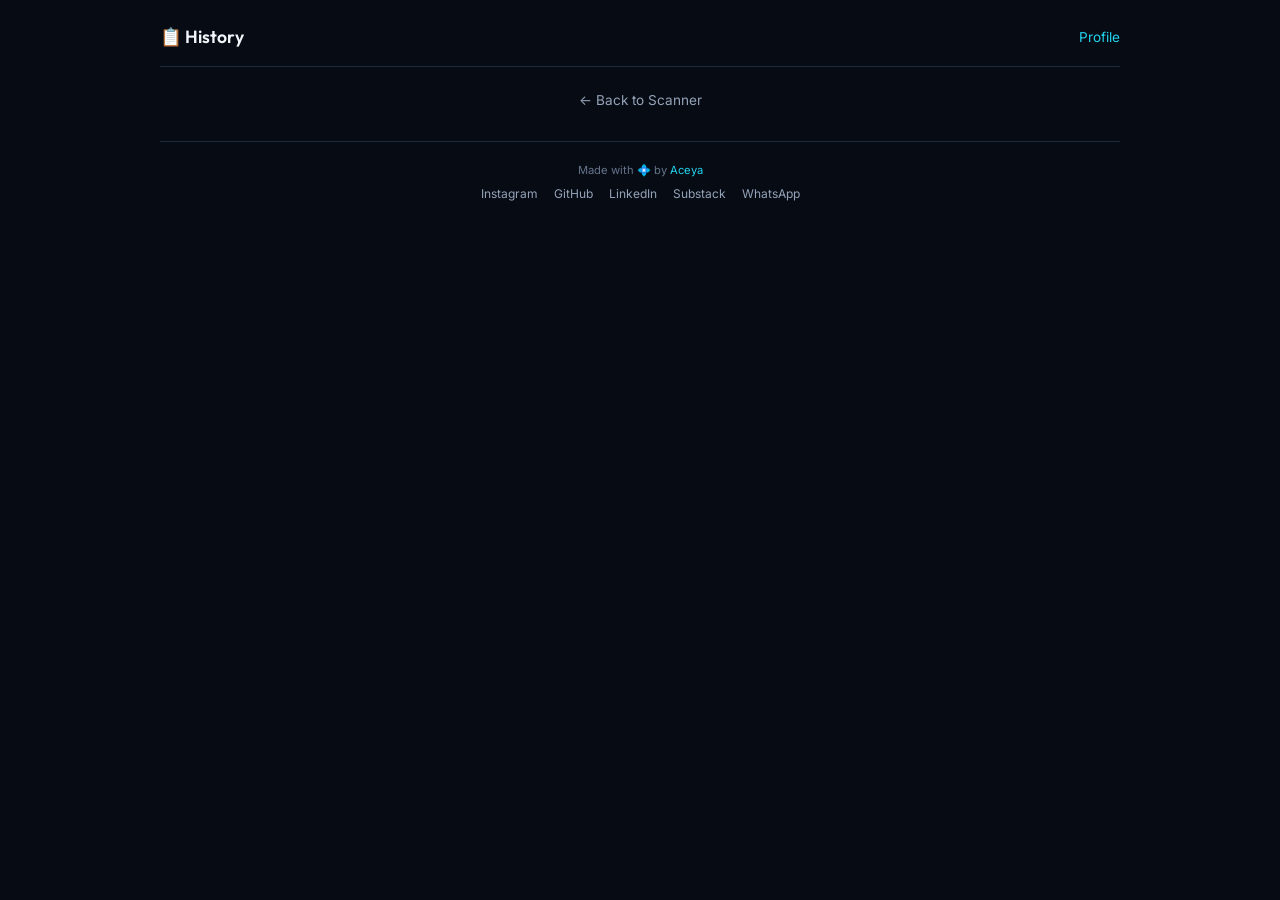
<file: frontend/history.html>
<!DOCTYPE html>
<html lang="en">
<head>
    <meta charset="UTF-8" />
    <meta name="viewport" content="width=device-width, initial-scale=1.0" />
    <title>History · Phish & Port</title>
    <link rel="icon" href="data:image/svg+xml,<svg xmlns='http://www.w3.org/2000/svg' viewBox='0 0 100 100'><text y='.9em' font-size='90'>💠</text></svg>" />
    <link rel="stylesheet" href="style.css" />
    <link rel="preconnect" href="https://fonts.googleapis.com" />
    <link href="https://fonts.googleapis.com/css2?family=Inter:wght@400;500;600;700&family=Outfit:wght@400;500;600;700;800&family=JetBrains+Mono:wght@400;500&display=swap" rel="stylesheet" />
    <style>
        .page {
            max-width: 1000px;
            margin: 0 auto;
            padding: 24px 20px 40px;
        }
        .page-header {
            display: flex;
            justify-content: space-between;
            align-items: center;
            padding-bottom: 16px;
            border-bottom: 1px solid var(--border);
            margin-bottom: 20px;
        }
        .page-header h1 {
            font-family: "Outfit", sans-serif;
            font-size: 1.1rem;
            font-weight: 600;
            color: var(--text);
        }
        .page-header .user {
            color: var(--muted);
            font-size: 0.85rem;
        }
        .page-header .user a {
            color: var(--cyan);
            text-decoration: none;
        }
        .page-header .user a:hover {
            text-decoration: underline;
        }

        .history-list {
            background: var(--surface);
            border: 1px solid var(--border);
            border-radius: 10px;
            overflow: hidden;
        }
        .history-list .header {
            display: grid;
            grid-template-columns: 2fr 1fr 1fr 0.5fr;
            gap: 12px;
            padding: 10px 16px;
            background: var(--surface-2);
            border-bottom: 1px solid var(--border);
            font-size: 0.7rem;
            font-weight: 600;
            color: var(--muted);
            text-transform: uppercase;
            letter-spacing: 0.3px;
        }
        #scan-list .scan-item {
            display: grid;
            grid-template-columns: 2fr 1fr 1fr 0.5fr;
            gap: 12px;
            align-items: center;
            padding: 10px 16px;
            border-bottom: 1px solid rgba(30, 41, 59, 0.5);
            font-size: 0.82rem;
        }
        #scan-list .scan-item:last-child {
            border-bottom: none;
        }
        #scan-list .scan-item:hover {
            background: var(--surface-2);
        }
        .scan-item .target {
            font-weight: 500;
            overflow: hidden;
            text-overflow: ellipsis;
            white-space: nowrap;
        }
        .scan-item .score {
            padding: 3px 10px;
            border-radius: 4px;
            font-size: 0.65rem;
            font-weight: 650;
            display: inline-block;
            width: fit-content;
        }
        .score.excellent {
            background: rgba(52, 211, 153, 0.12);
            color: var(--green);
        }
        .score.good {
            background: rgba(56, 189, 248, 0.12);
            color: var(--blue);
        }
        .score.warning {
            background: rgba(251, 191, 36, 0.12);
            color: var(--amber);
        }
        .score.critical {
            background: rgba(251, 113, 133, 0.12);
            color: var(--red);
        }
        .scan-item .date {
            color: var(--faint);
            font-size: 0.65rem;
        }
        .scan-item .download-btn {
            padding: 3px 8px;
            background: var(--cyan);
            color: #061018;
            border: none;
            border-radius: 4px;
            font-size: 0.55rem;
            font-weight: 600;
            cursor: pointer;
            text-decoration: none;
            text-align: center;
        }
        .scan-item .download-btn:hover {
            background: #67E8F9;
        }

        .empty-state {
            padding: 30px 16px;
            text-align: center;
            color: var(--muted);
        }
        .empty-state a {
            color: var(--cyan);
            text-decoration: none;
        }
        .empty-state a:hover {
            text-decoration: underline;
        }

        .login-prompt {
            padding: 24px 16px;
            text-align: center;
            background: var(--surface-2);
            border-radius: 8px;
            margin: 20px 0;
        }
        .login-prompt h3 {
            font-family: "Outfit", sans-serif;
            font-size: 1rem;
        }
        .login-prompt p {
            color: var(--muted);
            font-size: 0.85rem;
            margin: 4px 0 12px;
        }
        .login-prompt .btn {
            padding: 8px 20px;
            background: var(--cyan);
            color: #061018;
            border: none;
            border-radius: 6px;
            font-weight: 600;
            text-decoration: none;
            display: inline-block;
        }
        .login-prompt .btn:hover {
            background: #67E8F9;
        }

        .footer-mini {
            text-align: center;
            padding: 20px 0 10px;
            border-top: 1px solid var(--border);
            margin-top: 30px;
        }
        .footer-mini .links {
            display: flex;
            justify-content: center;
            gap: 16px;
            flex-wrap: wrap;
            margin-top: 6px;
        }
        .footer-mini .links a {
            color: var(--muted);
            font-size: 0.75rem;
            text-decoration: none;
        }
        .footer-mini .links a:hover {
            color: var(--cyan);
        }

        @media (max-width: 700px) {
            #scan-list .scan-item {
                grid-template-columns: 1fr;
                gap: 4px;
            }
            .history-list .header {
                display: none;
            }
            .scan-item .date {
                font-size: 0.6rem;
            }
            .page {
                padding: 16px 14px 30px;
            }
        }
    </style>
</head>
<body>

<div class="page">

    <!-- Header -->
    <header class="page-header">
        <h1>📋 History</h1>
        <div class="user">
            <span id="username-display"></span>
            <a href="dashboard.html">Profile</a>
        </div>
    </header>

    <div id="history-content"></div>

    <div style="margin-top:16px;text-align:center;">
        <a href="newscan.html" style="color:var(--muted);font-size:0.85rem;text-decoration:none;">← Back to Scanner</a>
    </div>

    <!-- Footer -->
    <footer class="footer-mini">
        <p style="font-size:0.7rem;color:var(--faint);">Made with 💠 by <a href="developer.html" style="color:var(--cyan);text-decoration:none;">Aceya</a></p>
        <div class="links">
            <a href="https://www.instagram.com/aceyathedeveloper/" target="_blank">Instagram</a>
            <a href="https://github.com/aceyatech-ui" target="_blank">GitHub</a>
            <a href="https://www.linkedin.com/in/chisom-okafor-5859b93a8" target="_blank">LinkedIn</a>
            <a href="https://aceyaai.substack.com" target="_blank">Substack</a>
            <a href="https://wa.me/2349057533854" target="_blank">WhatsApp</a>
        </div>
    </footer>

</div>

<script src="app.js"></script>
</body>
</html>
</file>
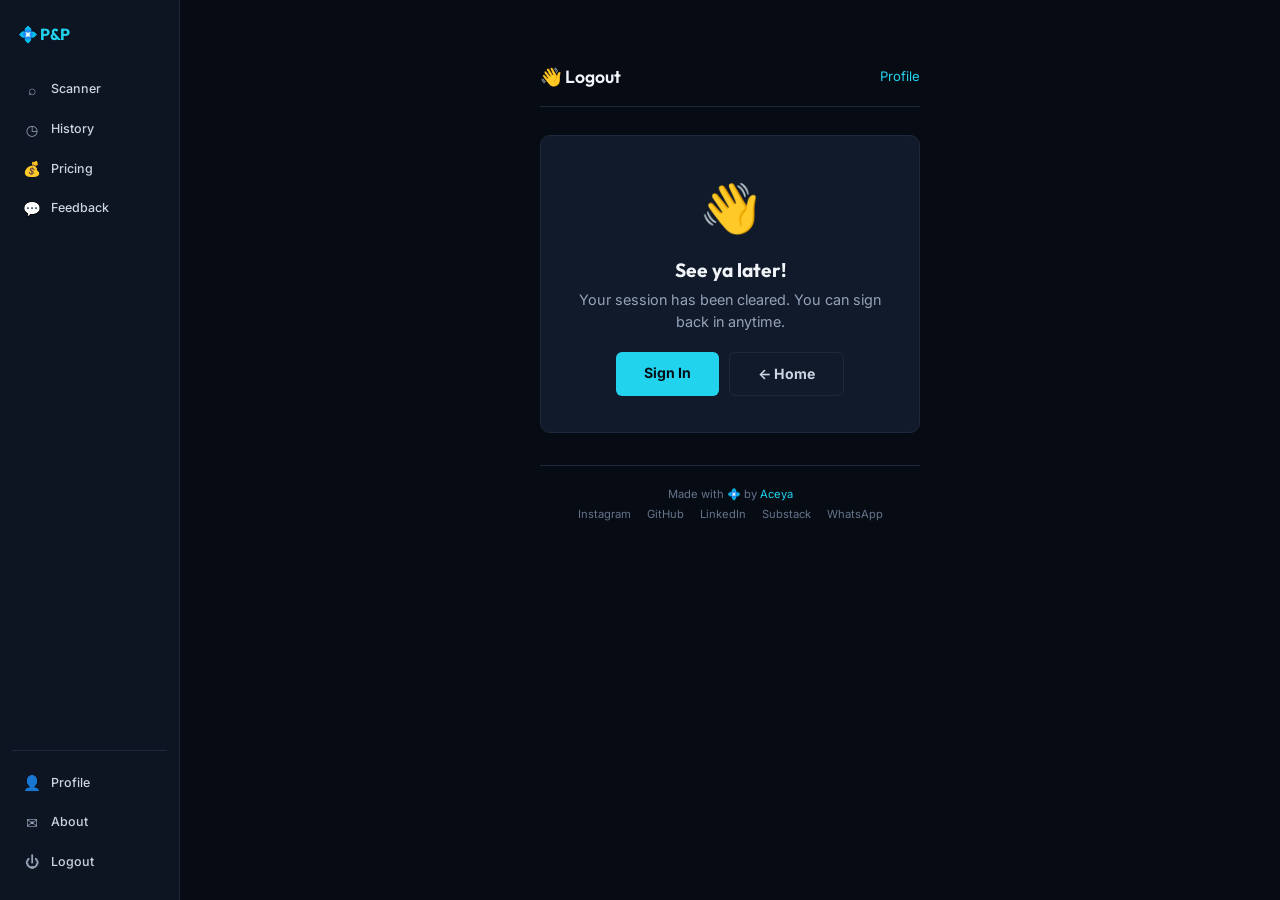
<file: frontend/logout.html>
<!DOCTYPE html>
<html lang="en">
<head>
    <meta charset="UTF-8" />
    <meta name="viewport" content="width=device-width, initial-scale=1.0" />
    <title>Logout · Phish & Port</title>
    <link rel="icon" href="data:image/svg+xml,<svg xmlns='http://www.w3.org/2000/svg' viewBox='0 0 100 100'><text y='.9em' font-size='90'>💠</text></svg>" />
    <link rel="stylesheet" href="style.css" />
    <link rel="preconnect" href="https://fonts.googleapis.com" />
    <link href="https://fonts.googleapis.com/css2?family=Inter:wght@400;500;600;700&family=Outfit:wght@400;500;600;700;800&family=JetBrains+Mono:wght@400;500&display=swap" rel="stylesheet" />
    <style>
        .page {
            max-width: 420px;
            margin: 0 auto;
            padding: 40px 20px;
        }
        .page-header {
            display: flex;
            justify-content: space-between;
            align-items: center;
            padding-bottom: 16px;
            border-bottom: 1px solid var(--border);
            margin-bottom: 28px;
        }
        .page-header h1 {
            font-family: "Outfit", sans-serif;
            font-size: 1.1rem;
            font-weight: 600;
            color: var(--text);
            margin: 0;
        }
        .page-header .user {
            color: var(--muted);
            font-size: 0.82rem;
        }
        .page-header .user a {
            color: var(--cyan);
            text-decoration: none;
        }
        .page-header .user a:hover {
            text-decoration: underline;
        }

        .logout-box {
            background: var(--surface);
            border: 1px solid var(--border);
            border-radius: 10px;
            padding: 36px 24px;
            text-align: center;
        }
        .logout-box .icon {
            font-size: 3rem;
            margin-bottom: 12px;
        }
        .logout-box h2 {
            font-family: "Outfit", sans-serif;
            font-size: 1.2rem;
            font-weight: 700;
            margin: 0 0 4px;
        }
        .logout-box p {
            color: var(--muted);
            font-size: 0.9rem;
            margin: 0 0 20px;
        }
        .logout-box .btn-group {
            display: flex;
            gap: 10px;
            justify-content: center;
            flex-wrap: wrap;
        }
        .logout-box .btn {
            display: inline-block;
            padding: 10px 28px;
            background: var(--cyan);
            color: #061018;
            border: none;
            border-radius: 6px;
            font-weight: 700;
            font-size: 0.88rem;
            text-decoration: none;
            transition: 0.2s;
        }
        .logout-box .btn:hover {
            background: #67E8F9;
        }
        .logout-box .btn-outline {
            background: transparent;
            border: 1px solid var(--border);
            color: var(--text-soft);
        }
        .logout-box .btn-outline:hover {
            background: var(--surface-2);
        }

        .page-footer {
            text-align: center;
            padding: 20px 0 10px;
            border-top: 1px solid var(--border);
            margin-top: 32px;
        }
        .page-footer .links {
            display: flex;
            justify-content: center;
            gap: 16px;
            flex-wrap: wrap;
            margin-top: 4px;
        }
        .page-footer .links a {
            color: var(--faint);
            font-size: 0.7rem;
            text-decoration: none;
            transition: color 0.2s;
        }
        .page-footer .links a:hover {
            color: var(--cyan);
        }
        .page-footer p {
            font-size: 0.7rem;
            color: var(--faint);
            margin: 0 0 4px;
        }
        .page-footer p a {
            color: var(--cyan);
            text-decoration: none;
        }

        @media (max-width: 500px) {
            .page {
                padding: 20px 16px;
            }
            .logout-box {
                padding: 28px 16px;
            }
            .logout-box .btn-group {
                flex-direction: column;
            }
            .logout-box .btn {
                width: 100%;
            }
        }
    </style>
</head>
<body>

    <!-- Sidebar -->
    <aside class="sidebar" id="sidebar">
        <div class="logo">💠 P&amp;P</div>
        <nav>
            <a href="newscan.html"><span>⌕</span> Scanner</a>
            <a href="history.html"><span>◷</span> History</a>
            <a href="pricing.html"><span>💰</span> Pricing</a>
            <a href="feedback.html"><span>💬</span> Feedback</a>
        </nav>
        <div class="sidebar-footer">
            <a href="dashboard.html"><span>👤</span> Profile</a>
            <a href="developer.html"><span>✉</span> About</a>
            <a href="logout.html" class="active"><span>⏻</span> Logout</a>
        </div>
    </aside>

    <!-- Main -->
    <main class="main-content">

        <div class="page">

            <!-- Header -->
            <header class="page-header">
                <h1>👋 Logout</h1>
                <div class="user">
                    <span id="username-display"></span>
                    <a href="dashboard.html">Profile</a>
                </div>
            </header>

            <!-- Logout -->
            <div class="logout-box">
                <div class="icon">👋</div>
                <h2>See ya later!</h2>
                <p>Your session has been cleared. You can sign back in anytime.</p>
                <div class="btn-group">
                    <a href="newscan.html" class="btn">Sign In</a>
                    <a href="index.html" class="btn btn-outline">← Home</a>
                </div>
            </div>

            <!-- Footer -->
            <footer class="page-footer">
                <p>Made with 💠 by <a href="developer.html">Aceya</a></p>
                <div class="links">
                    <a href="https://www.instagram.com/aceyathedeveloper/" target="_blank">Instagram</a>
                    <a href="https://github.com/aceyatech-ui" target="_blank">GitHub</a>
                    <a href="https://www.linkedin.com/in/chisom-okafor-5859b93a8" target="_blank">LinkedIn</a>
                    <a href="https://aceyaai.substack.com" target="_blank">Substack</a>
                    <a href="https://wa.me/2349057533854" target="_blank">WhatsApp</a>
                </div>
            </footer>

        </div>

    </main>

    <script>
        // Clear session
        localStorage.removeItem('access_token');
        sessionStorage.clear();
    </script>

</body>
</html>
</file>
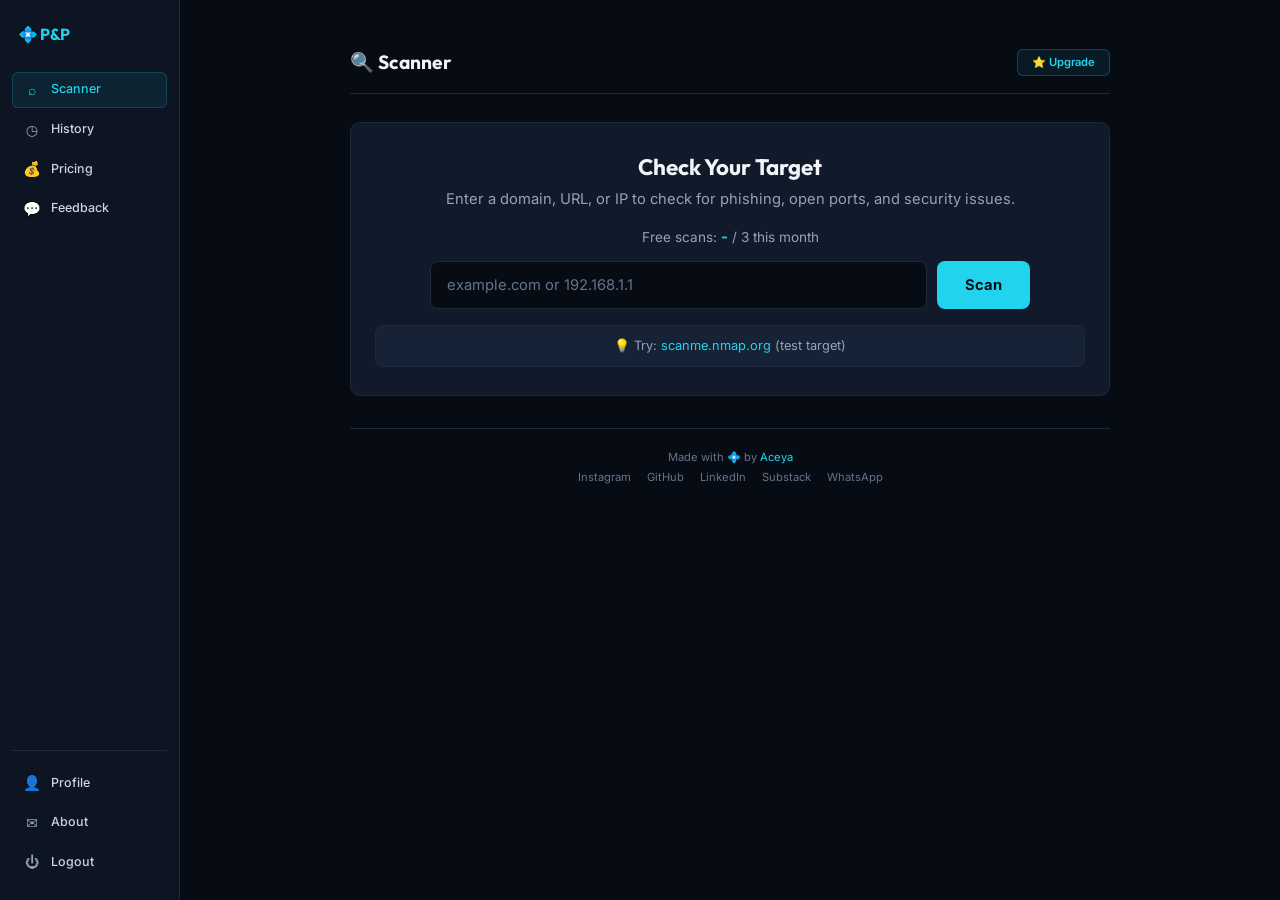
<file: frontend/newscan.html>
<!DOCTYPE html>
<html lang="en">
<head>
    <meta charset="UTF-8" />
    <meta name="viewport" content="width=device-width, initial-scale=1.0" />
    <title>Scanner · Phish & Port</title>
    <link rel="icon" href="data:image/svg+xml,<svg xmlns='http://www.w3.org/2000/svg' viewBox='0 0 100 100'><text y='.9em' font-size='90'>💠</text></svg>" />
    <link rel="stylesheet" href="style.css" />
    <link rel="preconnect" href="https://fonts.googleapis.com" />
    <link href="https://fonts.googleapis.com/css2?family=Inter:wght@400;500;600;700&family=Outfit:wght@400;500;600;700;800&family=JetBrains+Mono:wght@400;500&display=swap" rel="stylesheet" />
    <style>
        .page {
            max-width: 800px;
            margin: 0 auto;
            padding: 24px 20px 40px;
        }
        .page-header {
            display: flex;
            justify-content: space-between;
            align-items: center;
            padding-bottom: 16px;
            border-bottom: 1px solid var(--border);
            margin-bottom: 28px;
        }
        .page-header h1 {
            font-family: "Outfit", sans-serif;
            font-size: 1.2rem;
            font-weight: 700;
            color: var(--text);
            margin: 0;
        }
        .page-header .user-info {
            display: flex;
            align-items: center;
            gap: 12px;
            color: var(--muted);
            font-size: 0.82rem;
        }
        .page-header .user-info .username-display {
            color: var(--text-soft);
        }
        .page-header .user-info .upgrade-btn {
            padding: 4px 14px;
            background: rgba(34, 211, 238, 0.08);
            border: 1px solid rgba(34, 211, 238, 0.25);
            border-radius: 6px;
            color: var(--cyan);
            font-size: 0.7rem;
            font-weight: 600;
            text-decoration: none;
            transition: 0.15s ease;
        }
        .page-header .user-info .upgrade-btn:hover {
            background: rgba(34, 211, 238, 0.16);
        }

        /* Scanner Card */
        .scanner-card {
            background: var(--surface);
            border: 1px solid var(--border);
            border-radius: 10px;
            padding: 28px 24px;
            text-align: center;
        }
        .scanner-card h2 {
            font-family: "Outfit", sans-serif;
            font-size: 1.4rem;
            font-weight: 700;
            margin: 0 0 4px;
        }
        .scanner-card .sub {
            color: var(--muted);
            font-size: 0.92rem;
            margin: 0 0 16px;
        }
        .free-counter {
            font-size: 0.85rem;
            color: var(--muted);
            margin-bottom: 12px;
        }
        .free-counter .counter-num {
            color: var(--cyan);
            font-weight: 700;
        }
        .scan-row {
            display: flex;
            gap: 10px;
            max-width: 600px;
            margin: 0 auto;
        }
        .scan-row input {
            flex: 1;
            padding: 12px 16px;
            background: var(--bg);
            border: 1px solid var(--border);
            border-radius: 8px;
            color: var(--text);
            font-size: 0.92rem;
        }
        .scan-row input:focus {
            outline: none;
            border-color: var(--cyan);
            box-shadow: 0 0 0 3px rgba(34, 211, 238, 0.08);
        }
        .scan-row input::placeholder {
            color: var(--faint);
        }
        .scan-row button {
            padding: 12px 28px;
            background: var(--cyan);
            color: #061018;
            border: none;
            border-radius: 8px;
            font-weight: 700;
            font-size: 0.92rem;
            transition: 0.15s ease;
        }
        .scan-row button:hover {
            background: #67E8F9;
        }
        .scan-row button:disabled {
            opacity: 0.4;
            cursor: not-allowed;
        }
        #scan-message {
            margin-top: 12px;
            font-size: 0.85rem;
            color: var(--muted);
        }
        #scan-message a {
            color: var(--cyan);
            font-weight: 500;
        }

        /* Progress */
        #scan-progress {
            margin-top: 16px;
            padding: 16px;
            background: var(--surface-2);
            border-radius: 8px;
            border: 1px solid var(--border);
        }
        #scan-progress .progress-row {
            display: flex;
            justify-content: space-between;
            font-size: 0.85rem;
            color: var(--muted);
            margin-bottom: 6px;
        }
        #scan-progress .progress-row .percent {
            color: var(--cyan);
            font-weight: 700;
        }
        #scan-progress .bar {
            width: 100%;
            height: 6px;
            background: var(--bg);
            border-radius: 4px;
            overflow: hidden;
        }
        #scan-progress .bar .fill {
            width: 0%;
            height: 100%;
            background: var(--cyan);
            border-radius: 4px;
            transition: width 0.3s;
        }
        #scan-progress .steps {
            display: flex;
            gap: 8px;
            flex-wrap: wrap;
            margin-top: 8px;
            font-size: 0.7rem;
            color: var(--faint);
            justify-content: center;
        }
        #scan-progress .steps .active {
            color: var(--cyan);
        }
        #scan-progress .steps .done {
            color: var(--green);
        }

        /* Result */
        #result-container {
            margin-top: 16px;
        }

        /* Paywall */
        #paywall-message {
            display: none;
            margin-top: 16px;
            padding: 16px;
            background: var(--surface-2);
            border: 1px solid var(--border-light);
            border-radius: 8px;
        }
        #paywall-message.visible {
            display: block;
        }
        #paywall-message p {
            color: var(--muted);
            font-size: 0.9rem;
            margin: 0 0 8px;
        }
        #paywall-message a {
            color: var(--cyan);
        }
        #paywall-message .extra-btn {
            padding: 6px 18px;
            background: var(--cyan);
            color: #061018;
            border: none;
            border-radius: 6px;
            font-weight: 600;
            font-size: 0.8rem;
            cursor: pointer;
        }
        #paywall-message .extra-btn:hover {
            background: #67E8F9;
        }

        /* Try examples */
        .try-examples {
            margin-top: 16px;
            padding: 10px 14px;
            background: var(--surface-2);
            border: 1px solid var(--border);
            border-radius: 8px;
            font-size: 0.8rem;
            color: var(--muted);
        }
        .try-examples span {
            color: var(--cyan);
            cursor: pointer;
        }
        .try-examples span:hover {
            text-decoration: underline;
        }

        /* Login prompt */
        #login-prompt {
            display: none;
            margin-top: 16px;
            padding: 12px 16px;
            background: var(--surface-2);
            border: 1px solid var(--border-light);
            border-radius: 8px;
            font-size: 0.85rem;
            color: var(--muted);
        }
        #login-prompt a {
            color: var(--cyan);
        }

        /* Footer */
        .page-footer {
            text-align: center;
            padding: 20px 0 10px;
            border-top: 1px solid var(--border);
            margin-top: 32px;
        }
        .page-footer .links {
            display: flex;
            justify-content: center;
            gap: 16px;
            flex-wrap: wrap;
            margin-top: 4px;
        }
        .page-footer .links a {
            color: var(--faint);
            font-size: 0.7rem;
            text-decoration: none;
            transition: color 0.2s;
        }
        .page-footer .links a:hover {
            color: var(--cyan);
        }
        .page-footer p {
            font-size: 0.7rem;
            color: var(--faint);
            margin: 0 0 4px;
        }
        .page-footer p a {
            color: var(--cyan);
            text-decoration: none;
        }

        @media (max-width: 600px) {
            .scan-row {
                flex-direction: column;
            }
            .page {
                padding: 16px 14px 30px;
            }
            .scanner-card {
                padding: 20px 16px;
            }
            .scanner-card h2 {
                font-size: 1.2rem;
            }
        }
    </style>
</head>
<body>

    <!-- Sidebar -->
    <aside class="sidebar" id="sidebar">
        <div class="logo">💠 P&amp;P</div>
        <nav>
            <a href="newscan.html" class="active"><span>⌕</span> Scanner</a>
            <a href="history.html"><span>◷</span> History</a>
            <a href="pricing.html"><span>💰</span> Pricing</a>
            <a href="feedback.html"><span>💬</span> Feedback</a>
        </nav>
        <div class="sidebar-footer">
            <a href="dashboard.html"><span>👤</span> Profile</a>
            <a href="developer.html"><span>✉</span> About</a>
            <a href="logout.html"><span>⏻</span> Logout</a>
        </div>
    </aside>

    <!-- Main -->
    <main class="main-content">

        <div class="page">

            <!-- Header -->
            <header class="page-header">
                <h1>🔍 Scanner</h1>
                <div class="user-info">
                    <span class="username-display" id="username-display"></span>
                    <a href="dashboard.html" class="upgrade-btn">⭐ Upgrade</a>
                </div>
            </header>

            <!-- Scanner -->
            <div class="scanner-card">

                <h2>Check Your Target</h2>
                <p class="sub">Enter a domain, URL, or IP to check for phishing, open ports, and security issues.</p>

                <div class="free-counter">
                    Free scans: <span id="free-remaining" class="counter-num">-</span> / 3 this month
                </div>

                <form id="scan-form" class="scan-row">
                    <input type="text" id="target-input" placeholder="example.com or 192.168.1.1" />
                    <button type="submit" id="scan-btn">Scan</button>
                </form>

                <div id="scan-message"></div>

                <!-- Progress -->
                <div id="scan-progress" style="display:none;">
                    <div class="progress-row">
                        <span id="progress-label">Initializing...</span>
                        <span class="percent" id="progress-percent">0%</span>
                    </div>
                    <div class="bar">
                        <div class="fill" id="progress-bar"></div>
                    </div>
                    <div class="steps">
                        <span id="step-dns">DNS</span>
                        <span id="step-threat">Threat</span>
                        <span id="step-ports">Ports</span>
                        <span id="step-http">HTTP</span>
                        <span id="step-score">Score</span>
                    </div>
                </div>

                <!-- Result -->
                <div id="result-container"></div>

                <!-- Paywall -->
                <div id="paywall-message">
                    <p>🚀 You've used your free scans. <a href="pricing.html">Upgrade</a> for unlimited.</p>
                    <button class="extra-btn" id="extra-scan-btn">🎁 Get 1 more free scan</button>
                </div>

                <!-- Try examples -->
                <div class="try-examples">
                    💡 Try: <span onclick="document.getElementById('target-input').value='scanme.nmap.org';">scanme.nmap.org</span> (test target)
                </div>

                <!-- Login prompt -->
                <div id="login-prompt">
                    🔐 <a href="#" onclick="showAuthModal();return false;">Sign in</a> to save your history and download reports.
                </div>

            </div>

            <!-- Footer -->
            <footer class="page-footer">
                <p>Made with 💠 by <a href="developer.html">Aceya</a></p>
                <div class="links">
                    <a href="https://www.instagram.com/aceyathedeveloper/" target="_blank">Instagram</a>
                    <a href="https://github.com/aceyatech-ui" target="_blank">GitHub</a>
                    <a href="https://www.linkedin.com/in/chisom-okafor-5859b93a8" target="_blank">LinkedIn</a>
                    <a href="https://aceyaai.substack.com" target="_blank">Substack</a>
                    <a href="https://wa.me/2349057533854" target="_blank">WhatsApp</a>
                </div>
            </footer>

        </div>

    </main>

    <script src="app.js"></script>
</body>
</html>
</file>
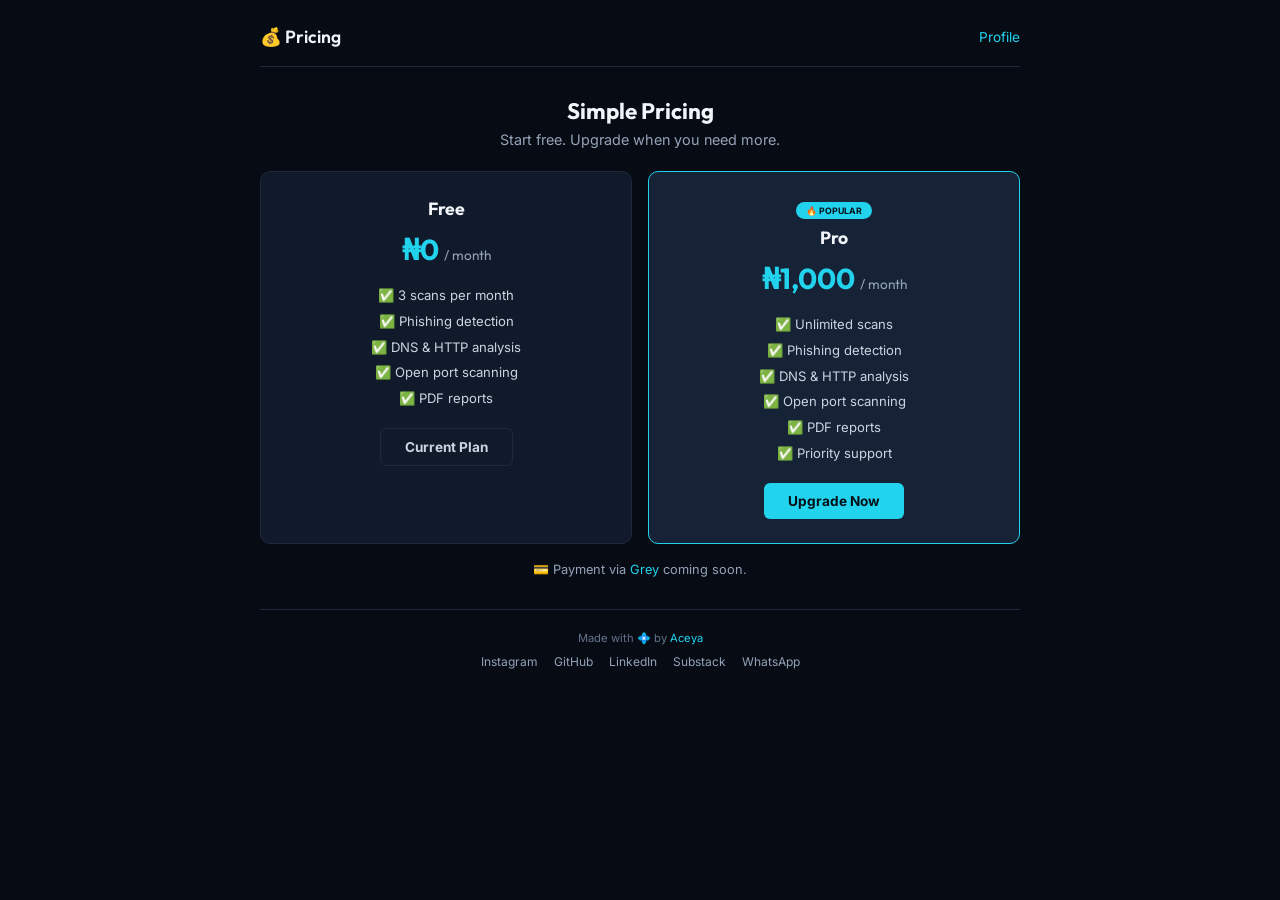
<file: frontend/pricing.html>
<!DOCTYPE html>
<html lang="en">
<head>
    <meta charset="UTF-8" />
    <meta name="viewport" content="width=device-width, initial-scale=1.0" />
    <title>Pricing · Phish & Port</title>
    <link rel="icon" href="data:image/svg+xml,<svg xmlns='http://www.w3.org/2000/svg' viewBox='0 0 100 100'><text y='.9em' font-size='90'>💠</text></svg>" />
    <link rel="stylesheet" href="style.css" />
    <link rel="preconnect" href="https://fonts.googleapis.com" />
    <link href="https://fonts.googleapis.com/css2?family=Inter:wght@400;500;600;700&family=Outfit:wght@400;500;600;700;800&family=JetBrains+Mono:wght@400;500&display=swap" rel="stylesheet" />
    <style>
        .page {
            max-width: 800px;
            margin: 0 auto;
            padding: 24px 20px 40px;
        }
        .page-header {
            display: flex;
            justify-content: space-between;
            align-items: center;
            padding-bottom: 16px;
            border-bottom: 1px solid var(--border);
            margin-bottom: 28px;
        }
        .page-header h1 {
            font-family: "Outfit", sans-serif;
            font-size: 1.1rem;
            font-weight: 600;
            color: var(--text);
        }
        .page-header .user {
            color: var(--muted);
            font-size: 0.85rem;
        }
        .page-header .user a {
            color: var(--cyan);
            text-decoration: none;
        }
        .page-header .user a:hover {
            text-decoration: underline;
        }

        .pricing-grid {
            display: grid;
            grid-template-columns: 1fr 1fr;
            gap: 16px;
            margin-top: 20px;
        }
        .pricing-card {
            background: var(--surface);
            border: 1px solid var(--border);
            border-radius: 10px;
            padding: 24px;
            text-align: center;
        }
        .pricing-card.featured {
            border-color: var(--cyan);
            background: var(--surface-2);
        }
        .pricing-card .plan {
            font-family: "Outfit", sans-serif;
            font-size: 1.1rem;
            font-weight: 700;
        }
        .pricing-card .price {
            font-family: "Outfit", sans-serif;
            font-size: 1.8rem;
            font-weight: 700;
            color: var(--cyan);
            margin: 6px 0 2px;
        }
        .pricing-card .price span {
            font-size: 0.85rem;
            color: var(--muted);
            font-weight: 400;
        }
        .pricing-card .features {
            list-style: none;
            padding: 0;
            margin: 12px 0 16px;
        }
        .pricing-card .features li {
            font-size: 0.82rem;
            color: var(--text-soft);
            padding: 3px 0;
        }
        .pricing-card .features li::before {
            content: "✅ ";
        }
        .pricing-card .btn {
            display: inline-block;
            padding: 8px 24px;
            background: var(--cyan);
            color: #061018;
            border: none;
            border-radius: 6px;
            font-weight: 700;
            font-size: 0.85rem;
            text-decoration: none;
            transition: 0.2s;
        }
        .pricing-card .btn:hover {
            background: #67E8F9;
        }
        .pricing-card .btn-outline {
            background: transparent;
            border: 1px solid var(--border);
            color: var(--text-soft);
        }
        .pricing-card .btn-outline:hover {
            background: var(--surface-2);
            border-color: var(--border-light);
        }
        .pricing-card .badge {
            display: inline-block;
            background: var(--cyan);
            color: #061018;
            font-size: 0.55rem;
            font-weight: 700;
            padding: 2px 10px;
            border-radius: 20px;
            text-transform: uppercase;
            margin-bottom: 6px;
        }

        .coming-soon {
            text-align: center;
            font-size: 0.8rem;
            color: var(--muted);
            margin-top: 16px;
        }
        .coming-soon a {
            color: var(--cyan);
            text-decoration: none;
        }

        .footer-mini {
            text-align: center;
            padding: 20px 0 10px;
            border-top: 1px solid var(--border);
            margin-top: 30px;
        }
        .footer-mini .links {
            display: flex;
            justify-content: center;
            gap: 16px;
            flex-wrap: wrap;
            margin-top: 6px;
        }
        .footer-mini .links a {
            color: var(--muted);
            font-size: 0.75rem;
            text-decoration: none;
        }
        .footer-mini .links a:hover {
            color: var(--cyan);
        }

        @media (max-width: 600px) {
            .pricing-grid {
                grid-template-columns: 1fr;
            }
            .page {
                padding: 16px 14px 30px;
            }
        }
    </style>
</head>
<body>

<div class="page">

    <!-- Header -->
    <header class="page-header">
        <h1>💰 Pricing</h1>
        <div class="user">
            <span id="username-display"></span>
            <a href="dashboard.html">Profile</a>
        </div>
    </header>

    <h2 style="font-family:'Outfit',sans-serif;font-size:1.4rem;font-weight:700;text-align:center;">Simple Pricing</h2>
    <p style="text-align:center;color:var(--muted);font-size:0.9rem;">Start free. Upgrade when you need more.</p>

    <div class="pricing-grid">
        <div class="pricing-card">
            <div class="plan">Free</div>
            <div class="price">₦0 <span>/ month</span></div>
            <ul class="features">
                <li>3 scans per month</li>
                <li>Phishing detection</li>
                <li>DNS &amp; HTTP analysis</li>
                <li>Open port scanning</li>
                <li>PDF reports</li>
            </ul>
            <a href="newscan.html" class="btn btn-outline">Current Plan</a>
        </div>

        <div class="pricing-card featured">
            <div class="badge">🔥 Popular</div>
            <div class="plan">Pro</div>
            <div class="price">₦1,000 <span>/ month</span></div>
            <ul class="features">
                <li>Unlimited scans</li>
                <li>Phishing detection</li>
                <li>DNS &amp; HTTP analysis</li>
                <li>Open port scanning</li>
                <li>PDF reports</li>
                <li>Priority support</li>
            </ul>
            <a href="#" id="upgrade-btn" class="btn">Upgrade Now</a>
        </div>
    </div>

    <div class="coming-soon">
        💳 Payment via <a href="#">Grey</a> coming soon.
    </div>

    <!-- Footer -->
    <footer class="footer-mini">
        <p style="font-size:0.7rem;color:var(--faint);">Made with 💠 by <a href="developer.html" style="color:var(--cyan);text-decoration:none;">Aceya</a></p>
        <div class="links">
            <a href="https://www.instagram.com/aceyathedeveloper/" target="_blank">Instagram</a>
            <a href="https://github.com/aceyatech-ui" target="_blank">GitHub</a>
            <a href="https://www.linkedin.com/in/chisom-okafor-5859b93a8" target="_blank">LinkedIn</a>
            <a href="https://aceyaai.substack.com" target="_blank">Substack</a>
            <a href="https://wa.me/2349057533854" target="_blank">WhatsApp</a>
        </div>
    </footer>

</div>

<script src="app.js"></script>
</body>
</html>
</file>
<file: frontend/style.css>
/* =========================================================
   Phish&port Checker — Complete Styles
   ========================================================= */

:root {
    --bg: #070B14;
    --sidebar: #0D1422;
    --surface: #111A2A;
    --surface-2: #162235;
    --border: #1E293B;
    --border-light: #30445F;
    --text: #F1F5F9;
    --text-soft: #CBD5E1;
    --muted: #94A3B8;
    --faint: #64748B;
    --cyan: #22D3EE;
    --blue: #38BDF8;
    --green: #34D399;
    --amber: #FBBF24;
    --red: #FB7185;
    --radius: 10px;
}

* { margin:0; padding:0; box-sizing:border-box; }
html { scroll-behavior: smooth; }
body {
    background: var(--bg);
    color: var(--text);
    font-family: "Inter", system-ui, sans-serif;
    min-height: 100vh;
    line-height: 1.5;
}
button, input, select, textarea { font: inherit; }
button { cursor: pointer; }
a { color: inherit; text-decoration: none; }

/* =========================================================
   SIDEBAR
   ========================================================= */

.sidebar {
    width: 180px;
    background: var(--sidebar);
    border-right: 1px solid var(--border);
    padding: 20px 12px;
    display: flex;
    flex-direction: column;
    position: fixed;
    inset: 0 auto 0 0;
    z-index: 50;
}

.logo {
    font-family: "Outfit", sans-serif;
    font-size: 1rem;
    font-weight: 700;
    color: var(--cyan);
    padding: 2px 6px;
    margin-bottom: 24px;
    letter-spacing: -0.3px;
}

.sidebar nav { display: flex; flex-direction: column; gap: 4px; }
.sidebar nav a,
.sidebar-footer a {
    min-height: 34px;
    display: flex;
    align-items: center;
    gap: 10px;
    padding: 6px 10px;
    border-radius: 6px;
    color: var(--text-soft);
    font-size: 0.78rem;
    font-weight: 500;
    border: 1px solid transparent;
    transition: 0.15s ease;
}
.sidebar nav a span,
.sidebar-footer a span { width: 18px; text-align: center; color: var(--muted); font-size: 0.9rem; }
.sidebar nav a:hover,
.sidebar-footer a:hover {
    background: var(--surface);
    border-color: var(--border);
    color: var(--text);
}
.sidebar nav a.active {
    background: rgba(34, 211, 238, 0.08);
    border-color: rgba(34, 211, 238, 0.2);
    color: var(--cyan);
}
.sidebar nav a.active span { color: var(--cyan); }

.sidebar-footer {
    margin-top: auto;
    padding-top: 14px;
    border-top: 1px solid var(--border);
    display: flex;
    flex-direction: column;
    gap: 4px;
}
.sidebar-footer #upgrade-btn {
    background: rgba(34, 211, 238, 0.07);
    border-color: rgba(34, 211, 238, 0.15);
    color: var(--cyan) !important;
}
.sidebar-footer #upgrade-btn:hover { background: rgba(34, 211, 238, 0.14); }

/* =========================================================
   MAIN
   ========================================================= */

.main-content {
    margin-left: 180px;
    width: calc(100% - 180px);
    min-height: 100vh;
    padding: 24px 32px 40px;
}
.main-content > * { max-width: 1000px; margin-left: auto; margin-right: auto; }

/* =========================================================
   HEADER
   ========================================================= */

header {
    display: flex;
    justify-content: space-between;
    align-items: center;
    margin-bottom: 28px;
    min-height: 40px;
}
.greeting {
    font-family: "Outfit", sans-serif;
    font-size: 1.1rem;
    font-weight: 600;
}
.username-display {
    font-family: "Outfit", sans-serif;
    font-weight: 600;
    color: var(--text);
}
.user-info {
    display: flex;
    align-items: center;
    gap: 12px;
    color: var(--muted);
    font-size: 0.85rem;
}
.upgrade-btn {
    border: 1px solid rgba(34, 211, 238, 0.3);
    background: rgba(34, 211, 238, 0.08);
    color: var(--cyan);
    padding: 5px 14px;
    border-radius: 6px;
    font-size: 0.72rem;
    font-weight: 600;
    transition: 0.15s ease;
}
.upgrade-btn:hover { background: rgba(34, 211, 238, 0.16); }

/* =========================================================
   VIEWS
   ========================================================= */

.view { display: block; }

/* =========================================================
   SCANNER CARD
   ========================================================= */

.scanner-card {
    padding: 28px 28px 24px;
    background: var(--surface);
    border: 1px solid var(--border);
    border-radius: var(--radius);
    margin-bottom: 20px;
}

.scanner-header h2 {
    font-family: "Outfit", sans-serif;
    font-size: 1.3rem;
    font-weight: 700;
    color: var(--text);
}
.scanner-sub {
    font-size: 0.95rem;
    color: var(--cyan);
    font-weight: 500;
    margin-top: 4px;
}
.scanner-desc {
    font-size: 0.85rem;
    color: var(--muted);
    margin-top: 6px;
}

.free-counter {
    font-size: 0.85rem;
    color: var(--muted);
    margin: 16px 0 12px;
}
.counter-num {
    color: var(--cyan);
    font-weight: 700;
    font-size: 0.95rem;
}

.scan-row {
    display: flex;
    gap: 10px;
}
.scan-row input {
    flex: 1;
    padding: 12px 16px;
    background: var(--bg);
    border: 1px solid var(--border);
    border-radius: 8px;
    color: var(--text);
    font-size: 0.9rem;
}
.scan-row input:focus {
    outline: none;
    border-color: var(--cyan);
    box-shadow: 0 0 0 3px rgba(34, 211, 238, 0.08);
}
.scan-row input::placeholder { color: var(--faint); }
.scan-row button {
    padding: 12px 28px;
    background: var(--cyan);
    color: #061018;
    border: none;
    border-radius: 8px;
    font-weight: 700;
    font-size: 0.9rem;
    transition: 0.15s ease;
}
.scan-row button:hover { background: #67E8F9; }
.scan-row button:disabled { opacity: 0.4; cursor: not-allowed; }
#scan-message { margin-top: 12px; font-size: 0.85rem; color: var(--muted); }
#scan-message a { color: var(--cyan); font-weight: 500; }

/* =========================================================
   STATS ROW
   ========================================================= */

.stats-row {
    display: grid;
    grid-template-columns: repeat(3, 1fr);
    gap: 14px;
    margin-bottom: 20px;
}
.stat {
    padding: 16px 18px;
    background: var(--surface);
    border: 1px solid var(--border);
    border-radius: var(--radius);
}
.stat-label {
    display: block;
    font-size: 0.72rem;
    color: var(--muted);
    text-transform: uppercase;
    letter-spacing: 0.4px;
    font-weight: 500;
}
.stat-value {
    font-size: 1.5rem;
    font-weight: 700;
    margin-top: 4px;
}
.stat-safe .stat-value { color: var(--green); }
.stat-findings .stat-value { color: var(--amber); }

/* =========================================================
   HISTORY
   ========================================================= */

.history-card {
    background: var(--surface);
    border: 1px solid var(--border);
    border-radius: var(--radius);
    overflow: hidden;
}
.history-header {
    display: flex;
    justify-content: space-between;
    align-items: center;
    padding: 12px 18px;
    border-bottom: 1px solid var(--border);
    font-size: 0.88rem;
    font-weight: 600;
    color: var(--text-soft);
}
#scan-list .scan-item {
    display: grid;
    grid-template-columns: 1fr auto 100px;
    gap: 14px;
    align-items: center;
    padding: 10px 18px;
    border-bottom: 1px solid rgba(30, 41, 59, 0.5);
    cursor: pointer;
    font-size: 0.85rem;
    transition: 0.1s ease;
}
#scan-list .scan-item:last-child { border-bottom: none; }
#scan-list .scan-item:hover { background: var(--surface-2); }
.scan-item .target { font-weight: 500; overflow: hidden; text-overflow: ellipsis; white-space: nowrap; }
.scan-item .score {
    padding: 3px 10px;
    border-radius: 4px;
    font-size: 0.68rem;
    font-weight: 650;
    text-align: center;
}
.score.excellent { background: rgba(52, 211, 153, 0.12); color: var(--green); }
.score.good { background: rgba(56, 189, 248, 0.12); color: var(--blue); }
.score.warning { background: rgba(251, 191, 36, 0.12); color: var(--amber); }
.score.critical { background: rgba(251, 113, 133, 0.12); color: var(--red); }
.scan-item .date { color: var(--faint); font-size: 0.68rem; text-align: right; }

/* =========================================================
   RESULT VIEW
   ========================================================= */

.back-btn {
    padding: 6px 14px;
    background: var(--surface);
    border: 1px solid var(--border);
    border-radius: 6px;
    color: var(--text-soft);
    font-size: 0.82rem;
    margin-bottom: 16px;
}
.back-btn:hover { color: var(--cyan); }

.score-ring {
    padding: 24px;
    background: var(--surface);
    border: 1px solid var(--border);
    border-radius: var(--radius);
    text-align: center;
    margin-bottom: 16px;
}
.score-ring .circle {
    width: 120px;
    height: 120px;
    border-radius: 50%;
    display: inline-flex;
    align-items: center;
    justify-content: center;
}
.score-ring .circle .inner {
    width: 84px;
    height: 84px;
    border-radius: 50%;
    background: var(--surface);
    display: flex;
    flex-direction: column;
    align-items: center;
    justify-content: center;
}
.score-ring .circle .inner .number { font-size: 2.2rem; font-weight: 750; line-height: 1; }
.score-ring .circle .inner .total { font-size: 0.65rem; color: var(--muted); }
.score-ring .verdict { font-size: 1.1rem; font-weight: 700; margin-top: 10px; }
.score-ring .subtext { font-size: 0.85rem; color: var(--muted); margin-top: 4px; }

.breakdown {
    background: var(--surface);
    border: 1px solid var(--border);
    border-radius: var(--radius);
    padding: 16px 18px;
    margin: 14px 0;
}
.breakdown td { padding: 6px 0; border-bottom: 1px solid rgba(30,41,59,0.5); }
.breakdown tr:last-child td { border-bottom: none; }
.breakdown .cat-name { color: var(--text-soft); font-size: 0.85rem; }
.breakdown .cat-score { font-weight: 700; text-align: right; font-size: 0.85rem; }

.findings { margin: 16px 0; }
.findings h3 { font-size: 0.92rem; margin-bottom: 10px; }
.finding {
    padding: 14px 16px;
    background: var(--surface);
    border: 1px solid var(--border);
    border-left: 3px solid var(--cyan);
    border-radius: 6px;
    margin-bottom: 8px;
}
.finding.critical { border-left-color: var(--red); }
.finding.high { border-left-color: var(--orange); }
.finding.medium { border-left-color: var(--amber); }
.finding.low { border-left-color: var(--blue); }
.finding .severity { font-size: 0.58rem; text-transform: uppercase; letter-spacing: 0.5px; font-weight: 700; }
.finding.critical .severity { color: var(--red); }
.finding.high .severity { color: var(--orange); }
.finding.medium .severity { color: var(--amber); }
.finding.low .severity { color: var(--blue); }
.finding .title { font-size: 0.9rem; font-weight: 600; }
.finding .detail { font-size: 0.82rem; color: var(--muted); }
.finding .evidence {
    display: inline-block;
    margin-top: 6px;
    padding: 3px 8px;
    background: var(--bg);
    border: 1px solid var(--border);
    border-radius: 4px;
    font-family: "JetBrains Mono", monospace;
    font-size: 0.68rem;
    color: var(--text-soft);
}
.finding .recommendation { font-size: 0.82rem; color: var(--text-soft); margin-top: 6px; }
.finding .recommendation strong { color: var(--cyan); }

.download-pdf {
    padding: 10px 20px;
    background: var(--cyan);
    color: #061018;
    border: none;
    border-radius: 6px;
    font-weight: 700;
    font-size: 0.85rem;
    margin-top: 10px;
}
.download-pdf:hover { background: #67E8F9; }

.tech-details {
    margin-top: 16px;
    background: var(--surface);
    border: 1px solid var(--border);
    border-radius: var(--radius);
    overflow: hidden;
}
.tech-details summary { padding: 12px 16px; font-size: 0.85rem; font-weight: 600; cursor: pointer; color: var(--text-soft); }
.tech-details summary:hover { color: var(--cyan); }
.tech-details pre {
    padding: 14px;
    background: var(--bg);
    border-top: 1px solid var(--border);
    font-size: 0.68rem;
    font-family: "JetBrains Mono", monospace;
    overflow: auto;
    max-height: 300px;
    color: var(--text-soft);
}

/* =========================================================
   MODALS
   ========================================================= */

.modal {
    position: fixed;
    inset: 0;
    display: flex;
    align-items: center;
    justify-content: center;
    padding: 20px;
    background: rgba(4,8,15,0.85);
    backdrop-filter: blur(8px);
    z-index: 1000;
}
.modal.hidden { display: none; }
.modal-content {
    width: min(400px, 100%);
    max-height: calc(100vh - 40px);
    overflow-y: auto;
    padding: 24px;
    background: var(--surface);
    border: 1px solid var(--border);
    border-radius: 12px;
    box-shadow: 0 20px 60px rgba(0,0,0,0.5);
}
.modal-header {
    display: flex;
    justify-content: space-between;
    align-items: center;
    margin-bottom: 18px;
}
.modal-logo {
    font-family: "Outfit", sans-serif;
    color: var(--cyan);
    font-size: 1rem;
    font-weight: 700;
}
.modal-close {
    width: 32px; height: 32px;
    background: transparent;
    border: 1px solid transparent;
    border-radius: 6px;
    color: var(--muted);
    font-size: 1.3rem;
}
.modal-close:hover { background: var(--surface-2); border-color: var(--border); color: var(--text); }
.modal-body h2 {
    font-family: "Outfit", sans-serif;
    font-size: 1.15rem;
    margin-bottom: 2px;
}
.modal-subtitle { font-size: 0.85rem; color: var(--muted); margin-bottom: 16px; }
.modal-body .form-group { margin-bottom: 14px; }
.modal-body .form-group label {
    display: block;
    font-size: 0.72rem;
    font-weight: 600;
    color: var(--text-soft);
    margin-bottom: 4px;
}
.modal-body input[type="text"],
.modal-body input[type="email"],
.modal-body input[type="password"] {
    width: 100%;
    padding: 10px 14px;
    background: var(--bg);
    border: 1px solid var(--border);
    border-radius: 6px;
    color: var(--text);
    font-size: 0.88rem;
}
.modal-body input:focus {
    outline: none;
    border-color: var(--cyan);
    box-shadow: 0 0 0 2px rgba(34, 211, 238, 0.08);
}
.modal-body .checkbox {
    display: flex;
    align-items: flex-start;
    gap: 8px;
}
.modal-body .checkbox input { margin-top: 3px; }
.modal-body .checkbox label { margin: 0; font-size: 0.78rem; font-weight: 400; color: var(--muted); }
#auth-submit {
    width: 100%;
    padding: 11px;
    background: var(--cyan);
    color: #061018;
    border: none;
    border-radius: 6px;
    font-weight: 700;
    font-size: 0.92rem;
    transition: 0.15s ease;
}
#auth-submit:hover { background: #67E8F9; }
#auth-submit:disabled { opacity: 0.4; cursor: not-allowed; }
.modal-footer {
    margin-top: 16px;
    color: var(--muted);
    text-align: center;
    font-size: 0.82rem;
}
.modal-footer button {
    background: none;
    border: none;
    color: var(--cyan);
    font-weight: 600;
}
.modal-footer button:hover { text-decoration: underline; }
.auth-error {
    margin-top: 14px;
    padding: 10px;
    background: rgba(251, 113, 133, 0.08);
    border: 1px solid rgba(251, 113, 133, 0.25);
    border-radius: 6px;
    color: var(--red);
    font-size: 0.82rem;
    text-align: center;
}

/* =========================================================
   PAYMENT PLANS
   ========================================================= */

.plan-btn {
    background: var(--surface-2) !important;
    border: 1px solid var(--border) !important;
    transition: 0.15s ease;
}
.plan-btn:hover {
    border-color: var(--cyan) !important;
    transform: translateY(-1px);
}
.plan-btn.selected {
    border-color: var(--cyan) !important;
    background: rgba(34, 211, 238, 0.07) !important;
    box-shadow: 0 0 0 2px rgba(34, 211, 238, 0.08);
}

/* =========================================================
   FOOTER — Compact & Proper
   ========================================================= */

.footer {
    margin-top: 40px;
    padding: 16px 0 12px;
    border-top: 1px solid var(--border);
    text-align: center;
}
.footer p {
    font-size: 0.7rem;
    color: var(--faint);
    margin-bottom: 6px;
}
.footer p a {
    color: var(--cyan);
    text-decoration: none;
    font-family: "Outfit", sans-serif;
    font-weight: 600;
}
.footer p a:hover {
    text-decoration: underline;
}
.footer-links {
    display: flex;
    justify-content: center;
    flex-wrap: wrap;
    gap: 10px;
    margin-top: 4px;
}
.footer-links a {
    color: var(--faint);
    font-size: 0.65rem;
    text-decoration: none;
    transition: 0.15s ease;
    padding: 2px 6px;
}
.footer-links a:hover {
    color: var(--cyan);
}

/* =========================================================
   RESULT UPGRADE / EMAIL
   ========================================================= */

#result-upgrade,
#email-pdf-section {
    background: var(--surface) !important;
    border: 1px solid var(--border) !important;
    border-radius: 8px !important;
    margin-top: 16px !important;
}
#result-upgrade.visible { display: block; }
#email-pdf-section input {
    background: var(--bg) !important;
    border-color: var(--border) !important;
    border-radius: 6px !important;
}
#email-pdf-btn {
    background: var(--cyan) !important;
    color: #061018 !important;
    border-radius: 6px !important;
}

/* =========================================================
   RESPONSIVE
   ========================================================= */

@media (max-width: 800px) {
    .sidebar { width: 160px; padding: 14px 8px; }
    .sidebar nav a, .sidebar-footer a { font-size: 0.72rem; padding: 4px 8px; }
    .main-content { margin-left: 160px; width: calc(100% - 160px); padding: 18px 16px 30px; }
    .stats-row { grid-template-columns: 1fr; gap: 8px; }
    #scan-list .scan-item { grid-template-columns: 1fr; gap: 6px; }
    .scan-item .date { text-align: left; }
}

@media (max-width: 500px) {
    .sidebar { width: 100%; height: auto; position: relative; border-right: none; border-bottom: 1px solid var(--border); padding: 10px; }
    .sidebar nav { flex-direction: row; overflow-x: auto; }
    .sidebar-footer { flex-direction: row; overflow-x: auto; margin-top: 8px; padding-top: 8px; }
    .sidebar nav a, .sidebar-footer a { min-width: max-content; }
    .main-content { margin-left: 0; width: 100%; padding: 14px; }
    .scanner-card { padding: 16px; }
    .scan-row { flex-direction: column; }
    .scan-row button { width: 100%; }
    .modal-content { padding: 18px; }
    .greeting { font-size: 0.95rem; }
    .user-info .username-display { display: none; }
    .stats-row { grid-template-columns: 1fr; }
    .stat { padding: 12px 14px; }
    .stat-value { font-size: 1.2rem; }
    .footer-links { gap: 6px; }
    .footer-links a { font-size: 0.6rem; }
}
</file>
